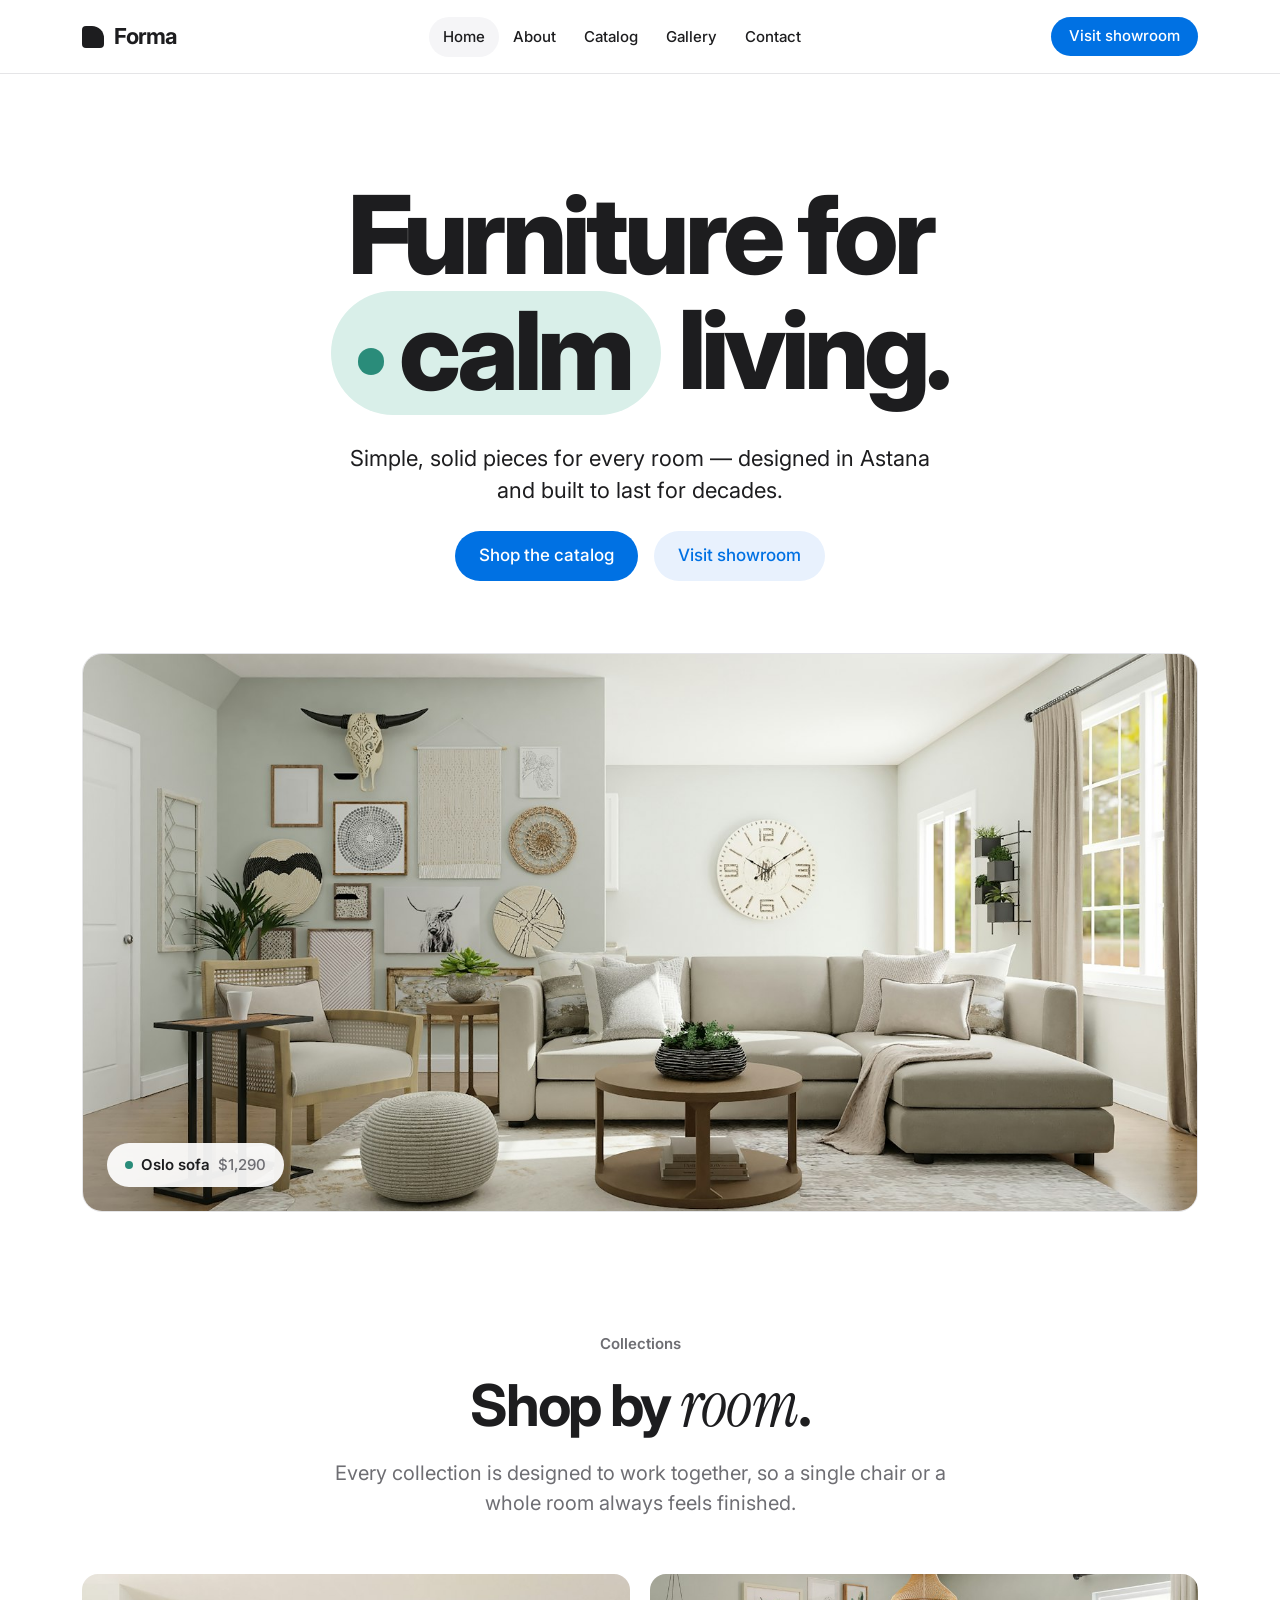
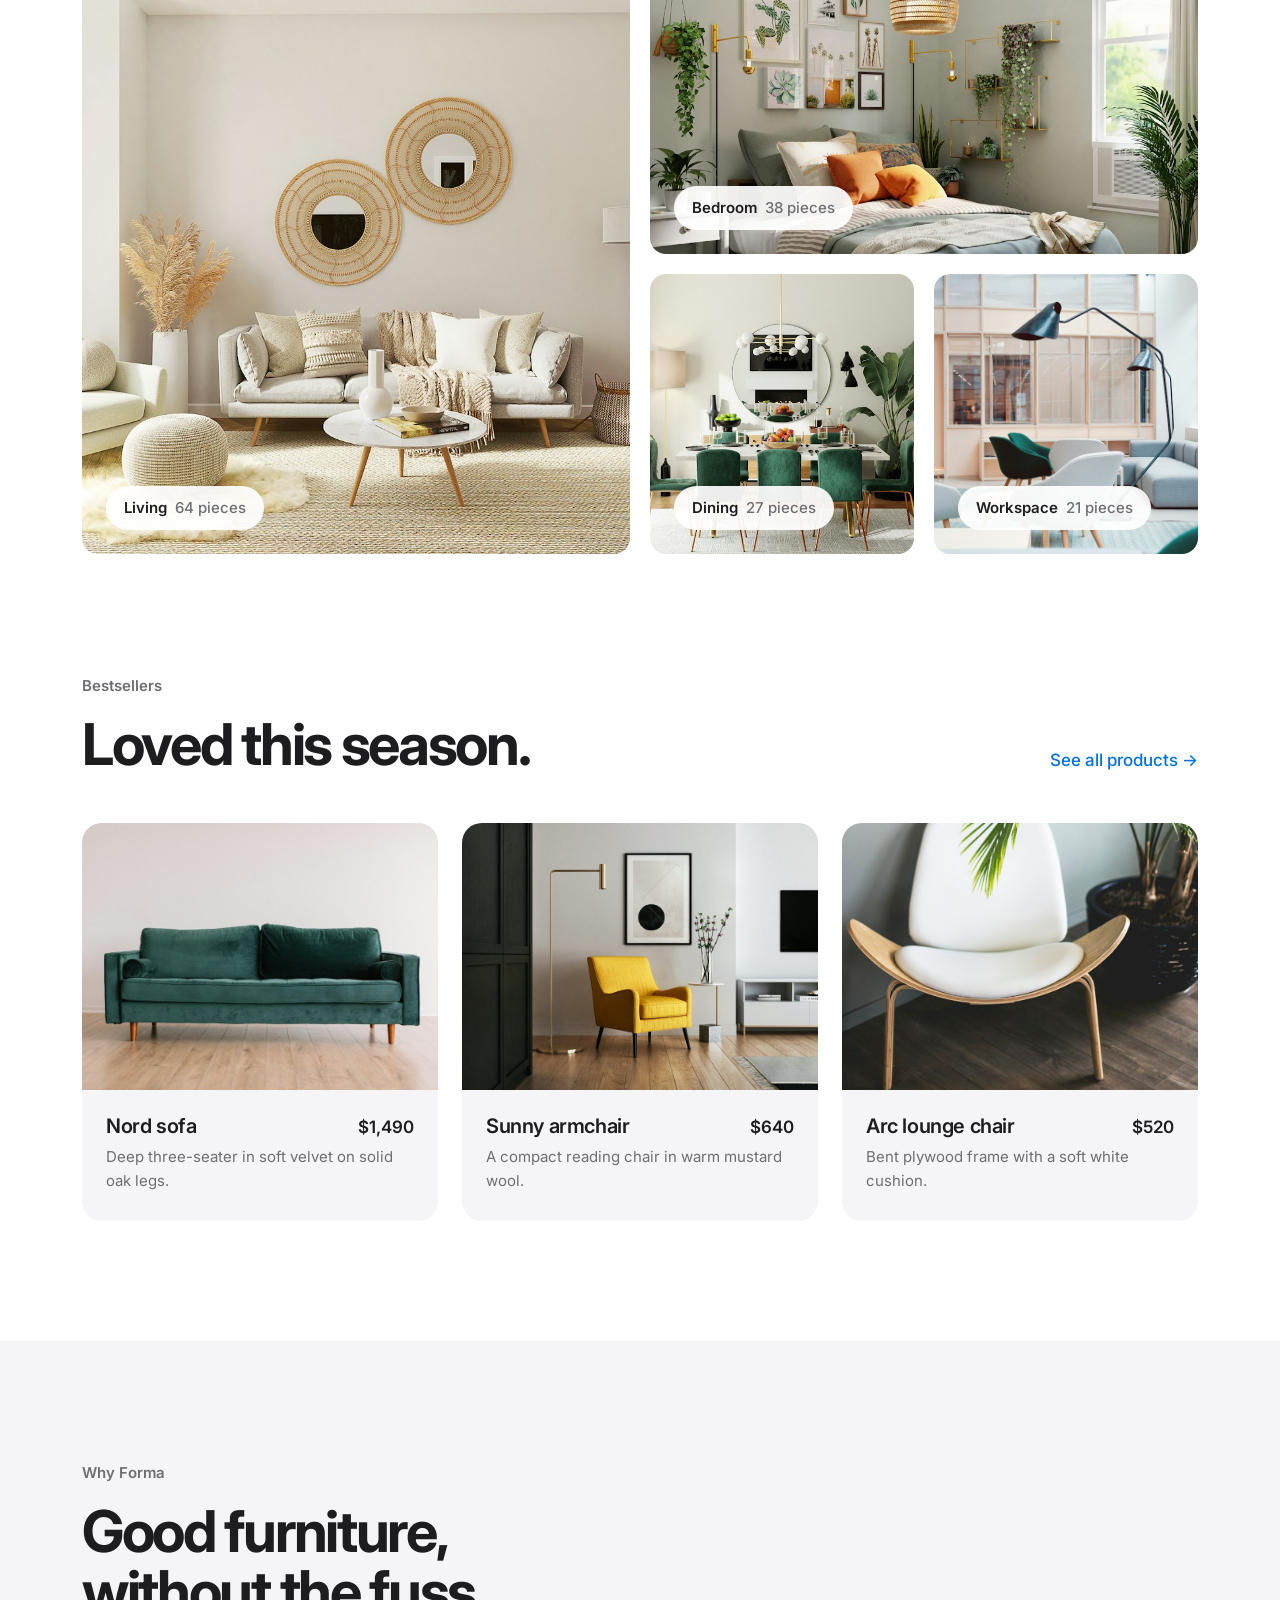
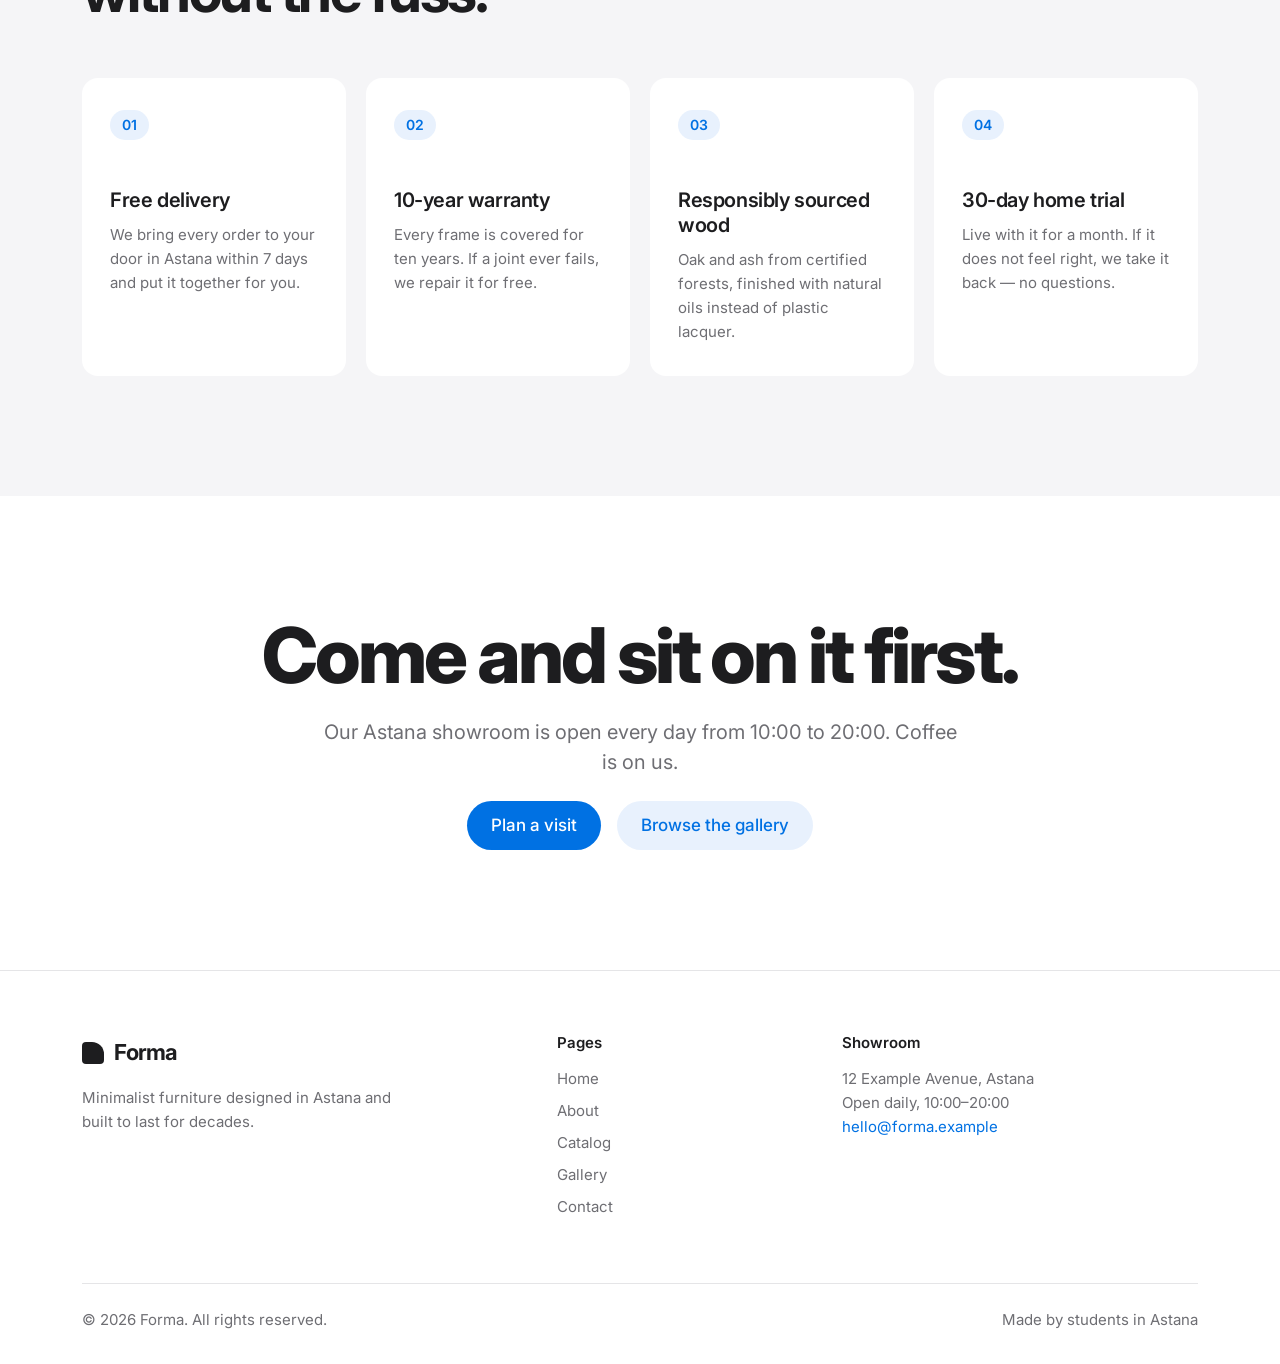
<file: index.html>
<!DOCTYPE html>
<html lang="en">
<head>
  <meta charset="UTF-8">
  <meta name="viewport" content="width=device-width, initial-scale=1">
  <meta name="description" content="Forma is a minimalist furniture store in Astana. Simple, solid sofas, chairs and tables built to last.">
  <title>Home — Forma</title>

  <!-- Fonts: Inter for all text, Instrument Serif for rare accents -->
  <link rel="preconnect" href="https://fonts.googleapis.com">
  <link rel="preconnect" href="https://fonts.gstatic.com" crossorigin>
  <link href="https://fonts.googleapis.com/css2?family=Inter:wght@400;500;600;700;800&family=Instrument+Serif:ital@1&display=swap" rel="stylesheet">

  <!-- Bootstrap first, then our own styles so they can override it -->
  <link href="https://cdn.jsdelivr.net/npm/bootstrap@5.3.3/dist/css/bootstrap.min.css" rel="stylesheet">
  <link href="css/style.css" rel="stylesheet">
</head>
<body>

  <!-- Site header: the same navbar is used on every page -->
  <header class="site-header">
    <nav class="navbar navbar-expand-lg" aria-label="Main navigation">
      <div class="container">
        <a class="navbar-brand brand" href="index.html">
          <span class="brand-mark" aria-hidden="true"></span>
          Forma
        </a>
        <button class="navbar-toggler" type="button" data-bs-toggle="collapse" data-bs-target="#main-nav" aria-controls="main-nav" aria-expanded="false" aria-label="Toggle navigation">
          <span class="navbar-toggler-icon"></span>
        </button>
        <div class="collapse navbar-collapse" id="main-nav">
          <ul class="navbar-nav mx-auto mb-3 mb-lg-0">
            <li class="nav-item"><a class="nav-link active" aria-current="page" href="index.html">Home</a></li>
            <li class="nav-item"><a class="nav-link" href="about.html">About</a></li>
            <li class="nav-item"><a class="nav-link" href="catalog.html">Catalog</a></li>
            <li class="nav-item"><a class="nav-link" href="gallery.html">Gallery</a></li>
            <li class="nav-item"><a class="nav-link" href="contact.html">Contact</a></li>
          </ul>
          <a class="btn btn-accent btn-small" href="contact.html">Visit showroom</a>
        </div>
      </div>
    </nav>
  </header>

  <main>

    <!-- Hero: big headline with a pill, subline and two buttons -->
    <section id="hero">
      <div class="container text-center">
        <h1 class="hero-title">
          Furniture for<br>
          <span class="pill"><span class="pill-dot"></span>calm</span> living.
        </h1>
        <p class="hero-subtitle mx-auto">Simple, solid pieces for every room — designed in Astana and built to last for decades.</p>
        <div class="actions d-flex flex-wrap justify-content-center gap-3 mt-4">
          <a class="btn btn-accent" href="catalog.html">Shop the catalog</a>
          <a class="btn btn-soft" href="contact.html">Visit showroom</a>
        </div>

        <!-- Large rounded photo with a label chip placed on top of it -->
        <figure class="hero-media">
          <img src="images/hero-living-room.jpg" alt="Light living room with a beige sectional sofa, round wooden coffee table and a knitted pouf" width="1600" height="900">
          <figcaption class="image-chip">
            <span class="chip-dot"></span>
            Oslo sofa
            <span class="chip-price">$1,290</span>
          </figcaption>
        </figure>
      </div>
    </section>

    <!-- Categories: tiles placed with CSS Grid -->
    <section id="categories" class="section">
      <div class="container">
        <div class="section-header text-center mx-auto">
          <p class="eyebrow">Collections</p>
          <h2 class="section-title">Shop by <span class="serif-accent">room</span>.</h2>
          <p class="section-lead mx-auto">Every collection is designed to work together, so a single chair or a whole room always feels finished.</p>
        </div>

        <ul class="category-grid">
          <li class="category-tile category-tile-large">
            <a href="catalog.html">
              <img src="images/category-living.jpg" alt="Living room with a cream sofa, two round rattan mirrors and a fluffy white rug">
              <span class="image-chip">Living <span class="chip-price">64 pieces</span></span>
            </a>
          </li>
          <li class="category-tile category-tile-wide">
            <a href="catalog.html">
              <img src="images/category-bedroom.jpg" alt="Bedroom with a green linen duvet, orange cushions and hanging plants">
              <span class="image-chip">Bedroom <span class="chip-price">38 pieces</span></span>
            </a>
          </li>
          <li class="category-tile">
            <a href="catalog.html">
              <img src="images/category-dining.jpg" alt="Dining table surrounded by green velvet chairs under a globe chandelier">
              <span class="image-chip">Dining <span class="chip-price">27 pieces</span></span>
            </a>
          </li>
          <li class="category-tile">
            <a href="catalog.html">
              <img src="images/category-workspace.jpg" alt="Bright open workspace with grey lounge chairs and a black floor lamp">
              <span class="image-chip">Workspace <span class="chip-price">21 pieces</span></span>
            </a>
          </li>
        </ul>
      </div>
    </section>

    <!-- Featured products: cards in a Bootstrap row / col-* grid -->
    <section id="featured" class="section pt-0">
      <div class="container">
        <div class="d-flex flex-wrap justify-content-between align-items-end gap-3 mb-5">
          <div>
            <p class="eyebrow">Bestsellers</p>
            <h2 class="section-title mb-0">Loved this season.</h2>
          </div>
          <a class="link-arrow" href="catalog.html">See all products →</a>
        </div>

        <div class="row g-4 justify-content-center">
          <div class="col-12 col-md-6 col-lg-4">
            <article class="product-card">
              <img class="product-card-img" src="images/product-nord-sofa.jpg" alt="Three-seat sofa in dark green velvet with wooden legs against a white wall">
              <div class="product-card-body">
                <div class="d-flex justify-content-between align-items-baseline gap-3">
                  <h3 class="product-card-title">Nord sofa</h3>
                  <span class="price">$1,490</span>
                </div>
                <p class="product-card-text">Deep three-seater in soft velvet on solid oak legs.</p>
              </div>
            </article>
          </div>
          <div class="col-12 col-md-6 col-lg-4">
            <article class="product-card">
              <img class="product-card-img" src="images/product-sunny-armchair.jpg" alt="Mustard yellow armchair next to a brass floor lamp in a living room">
              <div class="product-card-body">
                <div class="d-flex justify-content-between align-items-baseline gap-3">
                  <h3 class="product-card-title">Sunny armchair</h3>
                  <span class="price">$640</span>
                </div>
                <p class="product-card-text">A compact reading chair in warm mustard wool.</p>
              </div>
            </article>
          </div>
          <div class="col-12 col-md-6 col-lg-4">
            <article class="product-card">
              <img class="product-card-img" src="images/product-arc-lounge-chair.jpg" alt="White curved lounge chair with a bent wood frame beside a palm plant">
              <div class="product-card-body">
                <div class="d-flex justify-content-between align-items-baseline gap-3">
                  <h3 class="product-card-title">Arc lounge chair</h3>
                  <span class="price">$520</span>
                </div>
                <p class="product-card-text">Bent plywood frame with a soft white cushion.</p>
              </div>
            </article>
          </div>
        </div>
      </div>
    </section>

    <!-- Why Forma: feature cards laid out with Flexbox -->
    <section id="why-forma" class="section">
      <div class="container">
        <div class="section-header">
          <p class="eyebrow">Why Forma</p>
          <h2 class="section-title">Good furniture,<br>without the fuss.</h2>
        </div>

        <ul class="features">
          <li class="feature">
            <span class="feature-number">01</span>
            <h3 class="feature-title">Free delivery</h3>
            <p class="feature-text">We bring every order to your door in Astana within 7 days and put it together for you.</p>
          </li>
          <li class="feature">
            <span class="feature-number">02</span>
            <h3 class="feature-title">10-year warranty</h3>
            <p class="feature-text">Every frame is covered for ten years. If a joint ever fails, we repair it for free.</p>
          </li>
          <li class="feature">
            <span class="feature-number">03</span>
            <h3 class="feature-title">Responsibly sourced wood</h3>
            <p class="feature-text">Oak and ash from certified forests, finished with natural oils instead of plastic lacquer.</p>
          </li>
          <li class="feature">
            <span class="feature-number">04</span>
            <h3 class="feature-title">30-day home trial</h3>
            <p class="feature-text">Live with it for a month. If it does not feel right, we take it back — no questions.</p>
          </li>
        </ul>
      </div>
    </section>

    <!-- Call to action: invite people to the showroom -->
    <section id="visit" class="section">
      <div class="container text-center">
        <h2 class="cta-title mx-auto">Come and sit on it first.</h2>
        <p class="section-lead mx-auto">Our Astana showroom is open every day from 10:00 to 20:00. Coffee is on us.</p>
        <div class="actions d-flex flex-wrap justify-content-center gap-3 mt-4">
          <a class="btn btn-accent" href="contact.html">Plan a visit</a>
          <a class="btn btn-soft" href="gallery.html">Browse the gallery</a>
        </div>
      </div>
    </section>

  </main>

  <!-- Site footer: the same on every page -->
  <footer class="site-footer">
    <div class="container">
      <div class="row g-4">
        <div class="col-12 col-lg-5">
          <a class="brand mb-3" href="index.html">
            <span class="brand-mark" aria-hidden="true"></span>
            Forma
          </a>
          <p class="footer-text">Minimalist furniture designed in Astana and built to last for decades.</p>
        </div>
        <div class="col-6 col-lg-3">
          <h2 class="footer-heading">Pages</h2>
          <ul class="footer-links">
            <li><a href="index.html">Home</a></li>
            <li><a href="about.html">About</a></li>
            <li><a href="catalog.html">Catalog</a></li>
            <li><a href="gallery.html">Gallery</a></li>
            <li><a href="contact.html">Contact</a></li>
          </ul>
        </div>
        <div class="col-6 col-lg-4">
          <h2 class="footer-heading">Showroom</h2>
          <address class="footer-text">
            12 Example Avenue, Astana<br>
            Open daily, <span class="text-nowrap">10:00–20:00</span><br>
            <a href="mailto:hello@forma.example">hello@forma.example</a>
          </address>
        </div>
      </div>
      <div class="footer-bottom d-flex flex-wrap justify-content-between gap-2">
        <span>© 2026 Forma. All rights reserved.</span>
        <span>Made by students in Astana</span>
      </div>
    </div>
  </footer>

  <!-- Bootstrap JS: only needed for the mobile navbar toggle -->
  <script src="https://cdn.jsdelivr.net/npm/bootstrap@5.3.3/dist/js/bootstrap.bundle.min.js"></script>
</body>
</html>
</file>
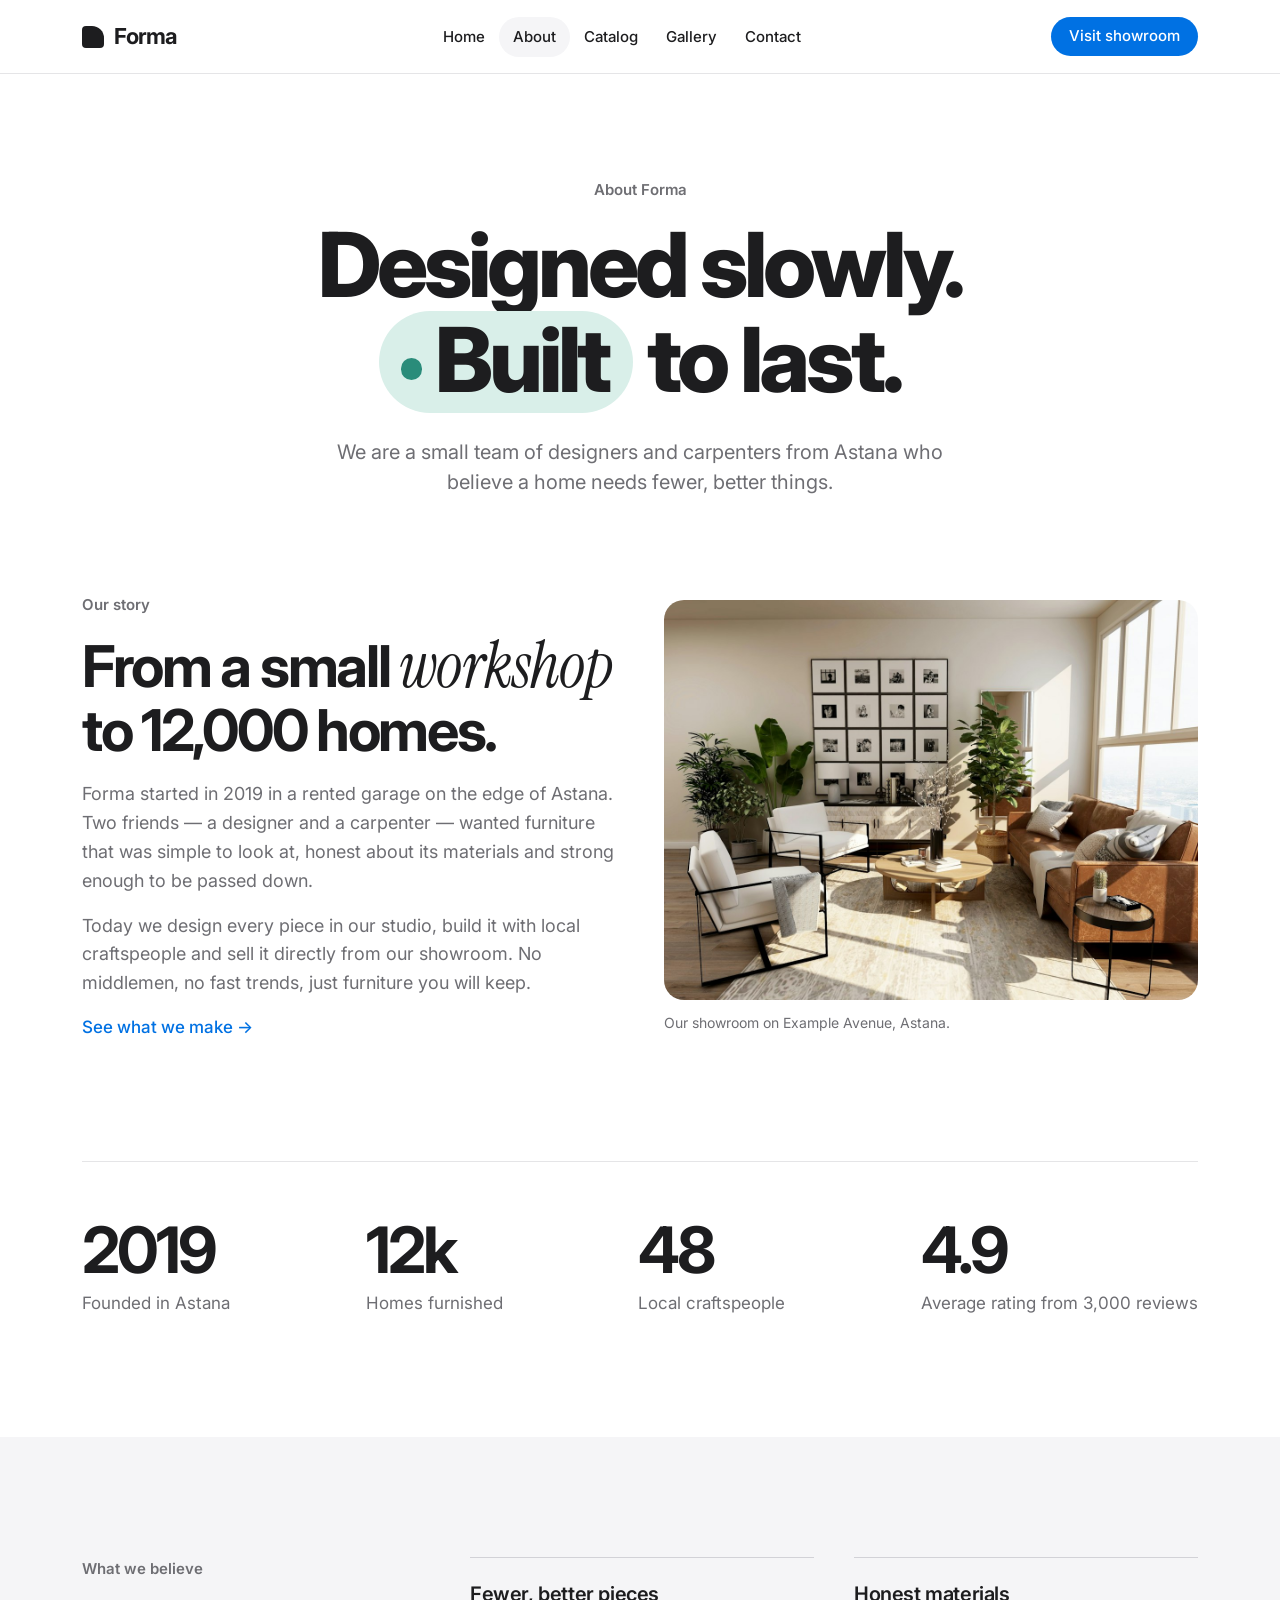
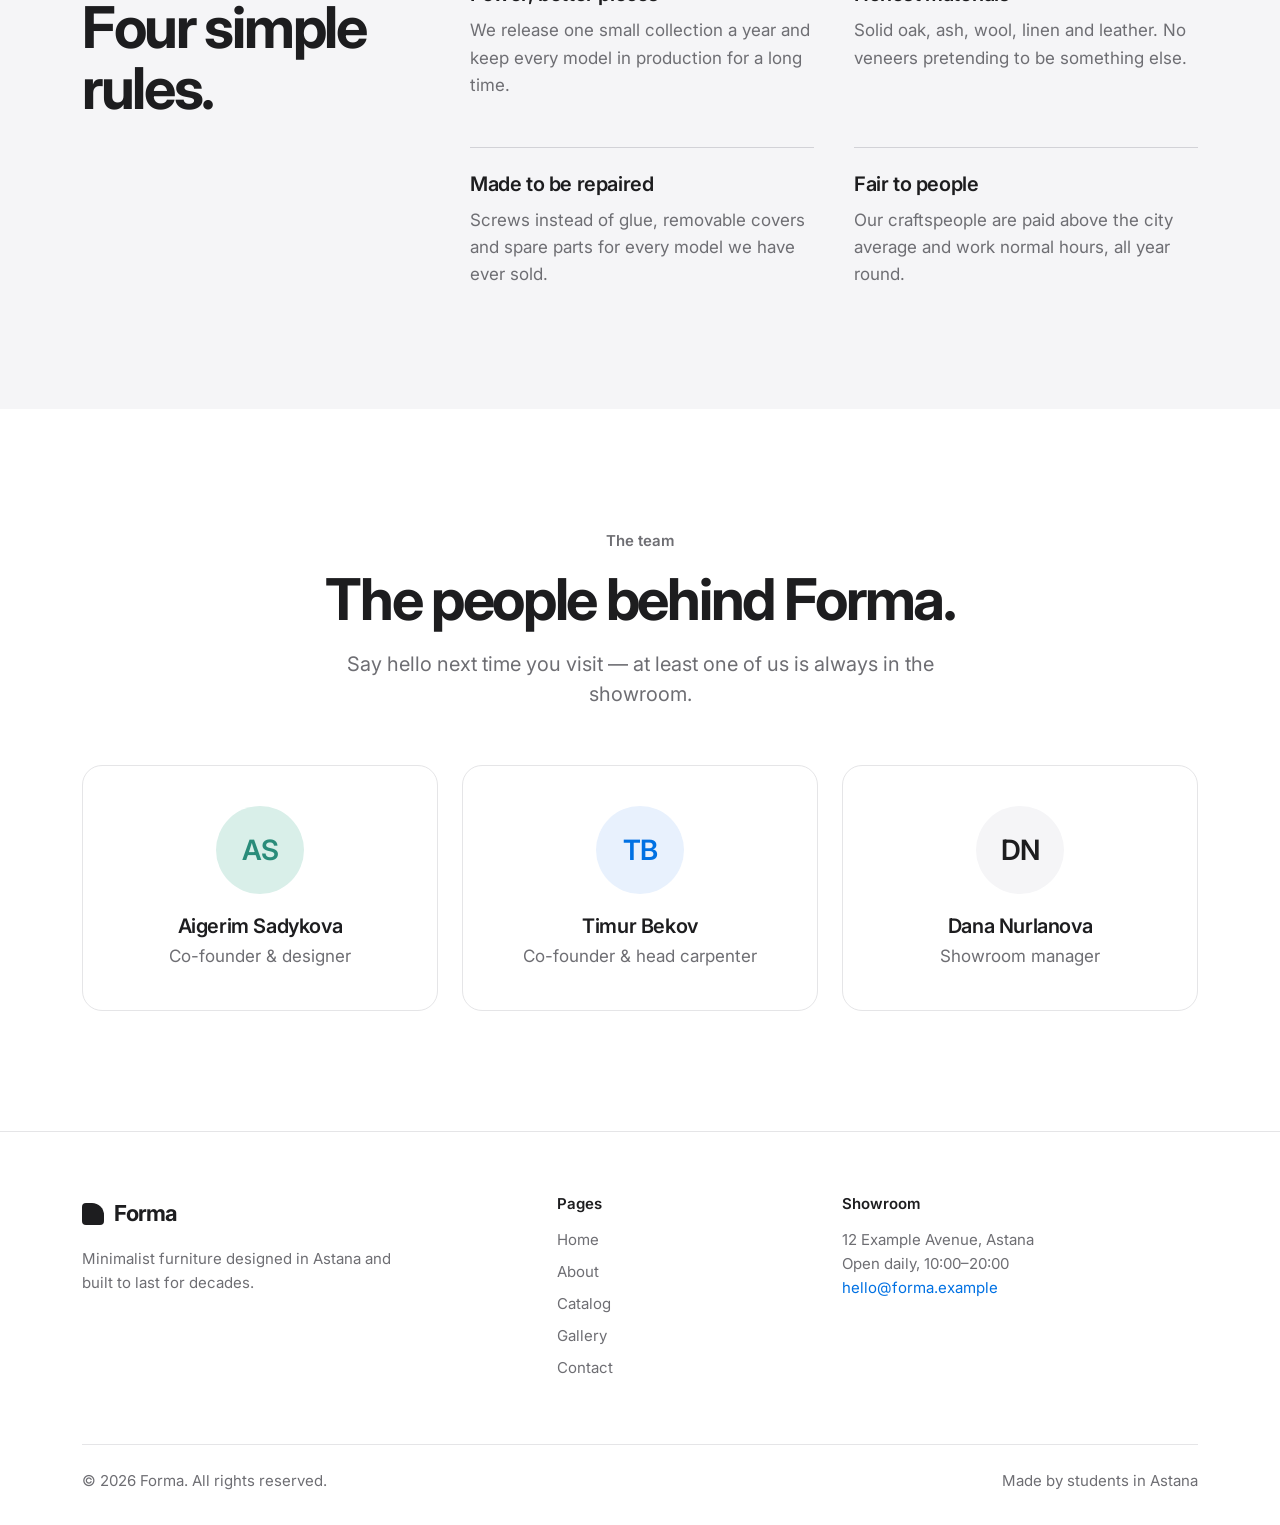
<file: about.html>
<!DOCTYPE html>
<html lang="en">
<head>
  <meta charset="UTF-8">
  <meta name="viewport" content="width=device-width, initial-scale=1">
  <meta name="description" content="The story behind Forma: a small furniture workshop from Astana, our values and the people who design and build every piece.">
  <title>About — Forma</title>

  <!-- Fonts: Inter for all text, Instrument Serif for rare accents -->
  <link rel="preconnect" href="https://fonts.googleapis.com">
  <link rel="preconnect" href="https://fonts.gstatic.com" crossorigin>
  <link href="https://fonts.googleapis.com/css2?family=Inter:wght@400;500;600;700;800&family=Instrument+Serif:ital@1&display=swap" rel="stylesheet">

  <!-- Bootstrap first, then our own styles so they can override it -->
  <link href="https://cdn.jsdelivr.net/npm/bootstrap@5.3.3/dist/css/bootstrap.min.css" rel="stylesheet">
  <link href="css/style.css" rel="stylesheet">
</head>
<body>

  <!-- Site header: the same navbar is used on every page -->
  <header class="site-header">
    <nav class="navbar navbar-expand-lg" aria-label="Main navigation">
      <div class="container">
        <a class="navbar-brand brand" href="index.html">
          <span class="brand-mark" aria-hidden="true"></span>
          Forma
        </a>
        <button class="navbar-toggler" type="button" data-bs-toggle="collapse" data-bs-target="#main-nav" aria-controls="main-nav" aria-expanded="false" aria-label="Toggle navigation">
          <span class="navbar-toggler-icon"></span>
        </button>
        <div class="collapse navbar-collapse" id="main-nav">
          <ul class="navbar-nav mx-auto mb-3 mb-lg-0">
            <li class="nav-item"><a class="nav-link" href="index.html">Home</a></li>
            <li class="nav-item"><a class="nav-link active" aria-current="page" href="about.html">About</a></li>
            <li class="nav-item"><a class="nav-link" href="catalog.html">Catalog</a></li>
            <li class="nav-item"><a class="nav-link" href="gallery.html">Gallery</a></li>
            <li class="nav-item"><a class="nav-link" href="contact.html">Contact</a></li>
          </ul>
          <a class="btn btn-accent btn-small" href="contact.html">Visit showroom</a>
        </div>
      </div>
    </nav>
  </header>

  <main>

    <!-- Page header: the same pattern can be used on every inner page -->
    <section class="page-header">
      <div class="container text-center">
        <p class="eyebrow">About Forma</p>
        <h1 class="page-title">
          Designed slowly.<br>
          <span class="pill"><span class="pill-dot"></span>Built</span> to last.
        </h1>
        <p class="section-lead mx-auto">We are a small team of designers and carpenters from Astana who believe a home needs fewer, better things.</p>
      </div>
    </section>

    <!-- Story: text and photo side by side with the Bootstrap grid -->
    <section id="story" class="section pt-0">
      <div class="container">
        <div class="row align-items-center g-5">
          <div class="col-12 col-lg-6">
            <p class="eyebrow">Our story</p>
            <h2 class="section-title">From a small <span class="serif-accent">workshop</span> to 12,000 homes.</h2>
            <p class="story-text">Forma started in 2019 in a rented garage on the edge of Astana. Two friends — a designer and a carpenter — wanted furniture that was simple to look at, honest about its materials and strong enough to be passed down.</p>
            <p class="story-text">Today we design every piece in our studio, build it with local craftspeople and sell it directly from our showroom. No middlemen, no fast trends, just furniture you will keep.</p>
            <a class="link-arrow" href="catalog.html">See what we make →</a>
          </div>
          <div class="col-12 col-lg-6">
            <figure class="story-figure mb-0">
              <img src="images/about-showroom.jpg" alt="Sunny corner of the Forma showroom with a cognac leather sofa, white armchairs and a round oak coffee table" width="1200" height="900">
              <figcaption>Our showroom on Example Avenue, Astana.</figcaption>
            </figure>
          </div>
        </div>
      </div>
    </section>

    <!-- Numbers: one row of stats laid out with Flexbox -->
    <section id="stats" class="section pt-0">
      <div class="container">
        <h2 class="visually-hidden">Forma in numbers</h2>
        <ul class="stats">
          <li class="stat">
            <span class="stat-number">2019</span>
            <span class="stat-label">Founded in Astana</span>
          </li>
          <li class="stat">
            <span class="stat-number">12k</span>
            <span class="stat-label">Homes furnished</span>
          </li>
          <li class="stat">
            <span class="stat-number">48</span>
            <span class="stat-label">Local craftspeople</span>
          </li>
          <li class="stat">
            <span class="stat-number">4.9</span>
            <span class="stat-label">Average rating from 3,000 reviews</span>
          </li>
        </ul>
      </div>
    </section>

    <!-- Values: a list placed in two columns with CSS Grid -->
    <section id="values" class="section section-surface">
      <div class="container">
        <div class="row g-5">
          <div class="col-12 col-lg-4">
            <p class="eyebrow">What we believe</p>
            <h2 class="section-title">Four simple rules.</h2>
          </div>
          <div class="col-12 col-lg-8">
            <ul class="values-list">
              <li class="value-item">
                <h3 class="value-title">Fewer, better pieces</h3>
                <p>We release one small collection a year and keep every model in production for a long time.</p>
              </li>
              <li class="value-item">
                <h3 class="value-title">Honest materials</h3>
                <p>Solid oak, ash, wool, linen and leather. No veneers pretending to be something else.</p>
              </li>
              <li class="value-item">
                <h3 class="value-title">Made to be repaired</h3>
                <p>Screws instead of glue, removable covers and spare parts for every model we have ever sold.</p>
              </li>
              <li class="value-item">
                <h3 class="value-title">Fair to people</h3>
                <p>Our craftspeople are paid above the city average and work normal hours, all year round.</p>
              </li>
            </ul>
          </div>
        </div>
      </div>
    </section>

    <!-- Team: three cards in a Bootstrap row, avatars are initials in a span -->
    <section id="team" class="section">
      <div class="container">
        <div class="section-header text-center mx-auto">
          <p class="eyebrow">The team</p>
          <h2 class="section-title">The people behind Forma.</h2>
          <p class="section-lead mx-auto">Say hello next time you visit — at least one of us is always in the showroom.</p>
        </div>

        <div class="row g-4">
          <div class="col-12 col-md-4">
            <article class="team-card text-center">
              <span class="avatar avatar-green" aria-hidden="true">AS</span>
              <h3 class="team-name">Aigerim Sadykova</h3>
              <p class="team-role">Co-founder &amp; designer</p>
            </article>
          </div>
          <div class="col-12 col-md-4">
            <article class="team-card text-center">
              <span class="avatar avatar-blue" aria-hidden="true">TB</span>
              <h3 class="team-name">Timur Bekov</h3>
              <p class="team-role">Co-founder &amp; head carpenter</p>
            </article>
          </div>
          <div class="col-12 col-md-4">
            <article class="team-card text-center">
              <span class="avatar avatar-grey" aria-hidden="true">DN</span>
              <h3 class="team-name">Dana Nurlanova</h3>
              <p class="team-role">Showroom manager</p>
            </article>
          </div>
        </div>
      </div>
    </section>

  </main>

  <!-- Site footer: the same on every page -->
  <footer class="site-footer">
    <div class="container">
      <div class="row g-4">
        <div class="col-12 col-lg-5">
          <a class="brand mb-3" href="index.html">
            <span class="brand-mark" aria-hidden="true"></span>
            Forma
          </a>
          <p class="footer-text">Minimalist furniture designed in Astana and built to last for decades.</p>
        </div>
        <div class="col-6 col-lg-3">
          <h2 class="footer-heading">Pages</h2>
          <ul class="footer-links">
            <li><a href="index.html">Home</a></li>
            <li><a href="about.html">About</a></li>
            <li><a href="catalog.html">Catalog</a></li>
            <li><a href="gallery.html">Gallery</a></li>
            <li><a href="contact.html">Contact</a></li>
          </ul>
        </div>
        <div class="col-6 col-lg-4">
          <h2 class="footer-heading">Showroom</h2>
          <address class="footer-text">
            12 Example Avenue, Astana<br>
            Open daily, <span class="text-nowrap">10:00–20:00</span><br>
            <a href="mailto:hello@forma.example">hello@forma.example</a>
          </address>
        </div>
      </div>
      <div class="footer-bottom d-flex flex-wrap justify-content-between gap-2">
        <span>© 2026 Forma. All rights reserved.</span>
        <span>Made by students in Astana</span>
      </div>
    </div>
  </footer>

  <!-- Bootstrap JS: only needed for the mobile navbar toggle -->
  <script src="https://cdn.jsdelivr.net/npm/bootstrap@5.3.3/dist/js/bootstrap.bundle.min.js"></script>
</body>
</html>
</file>
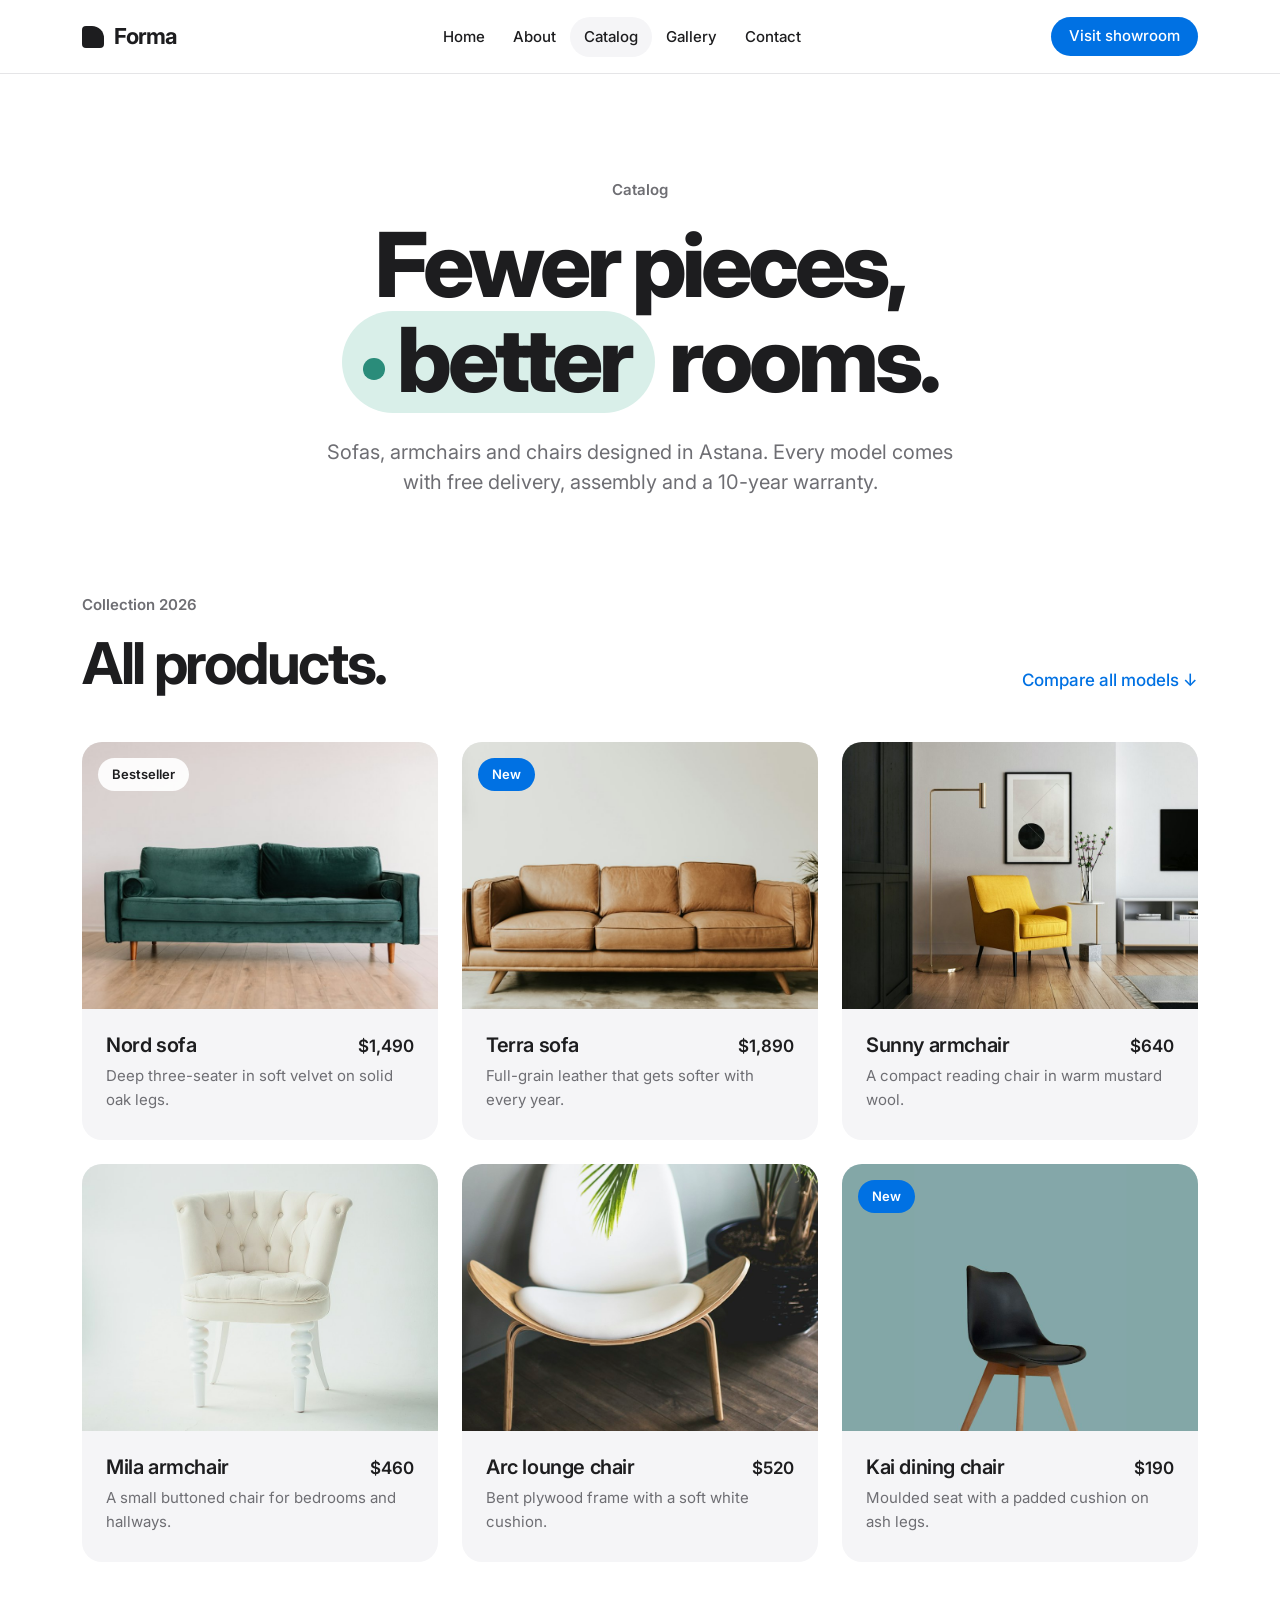
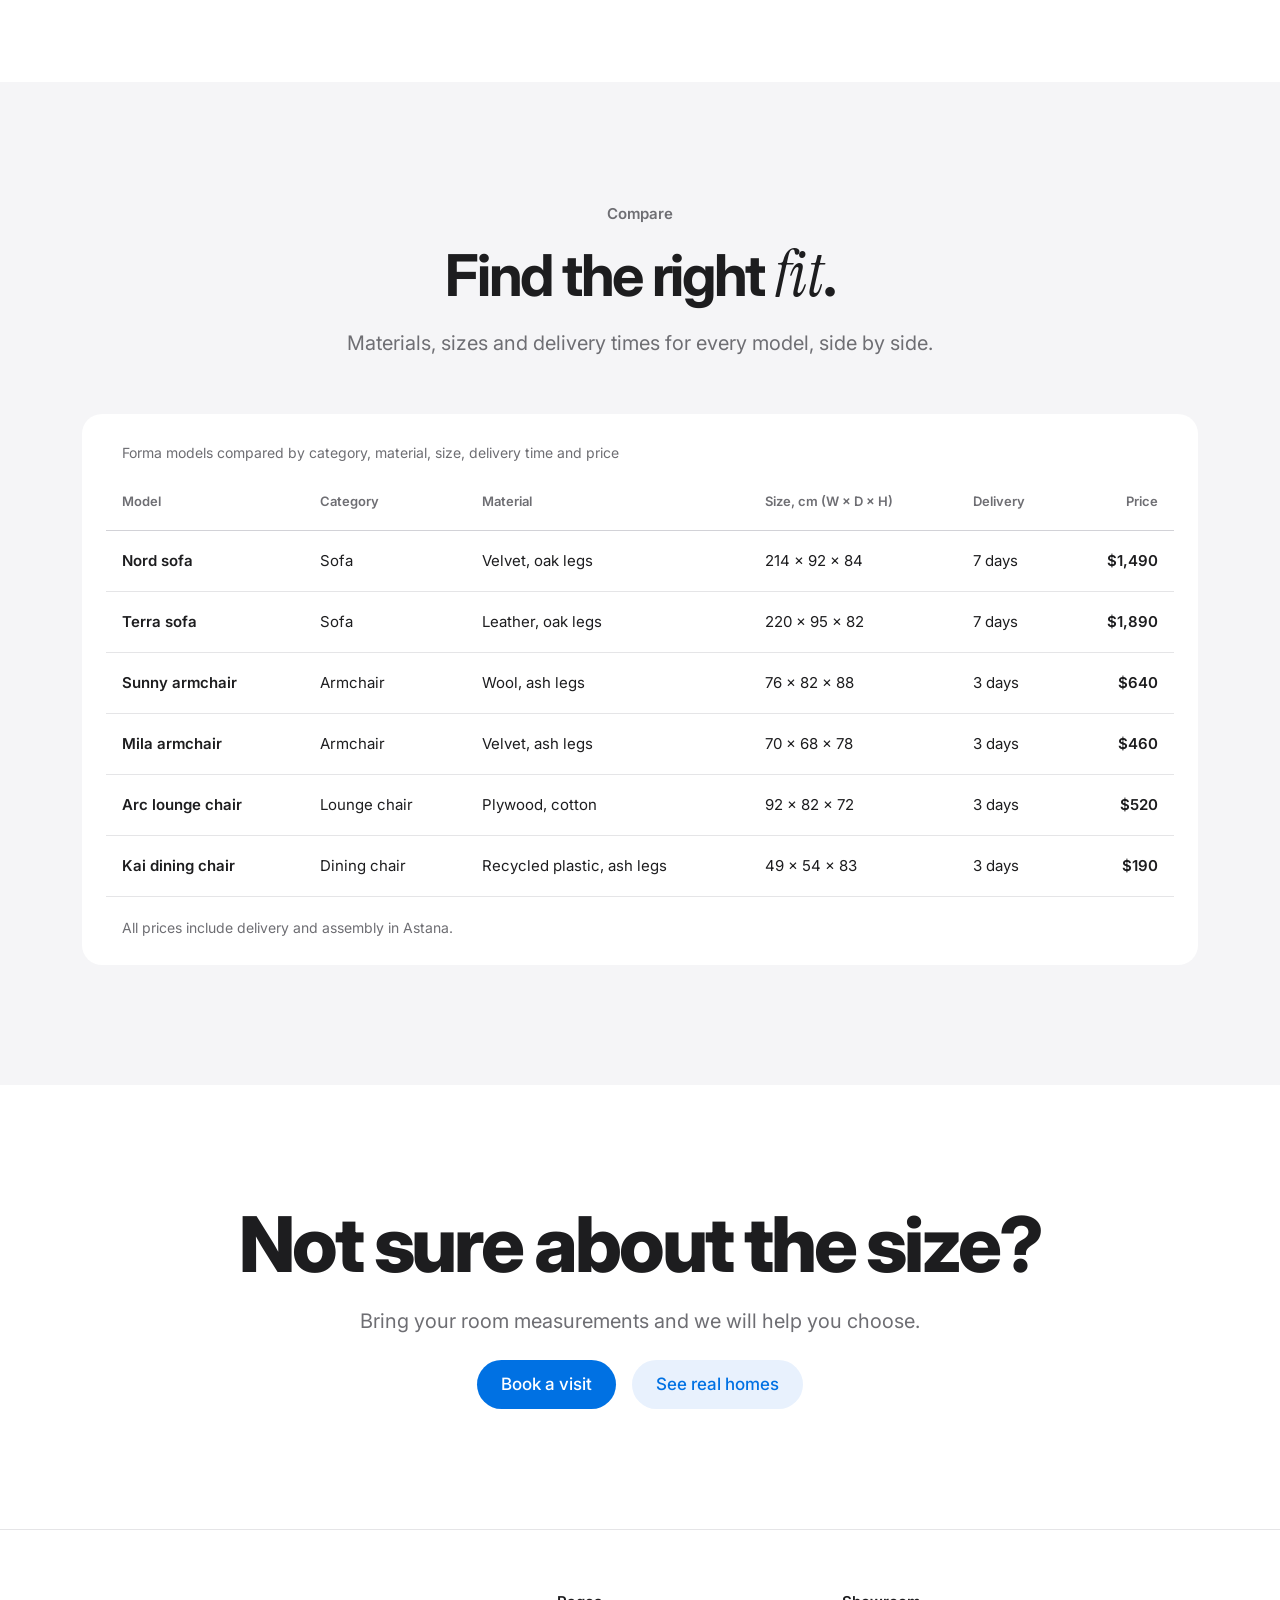
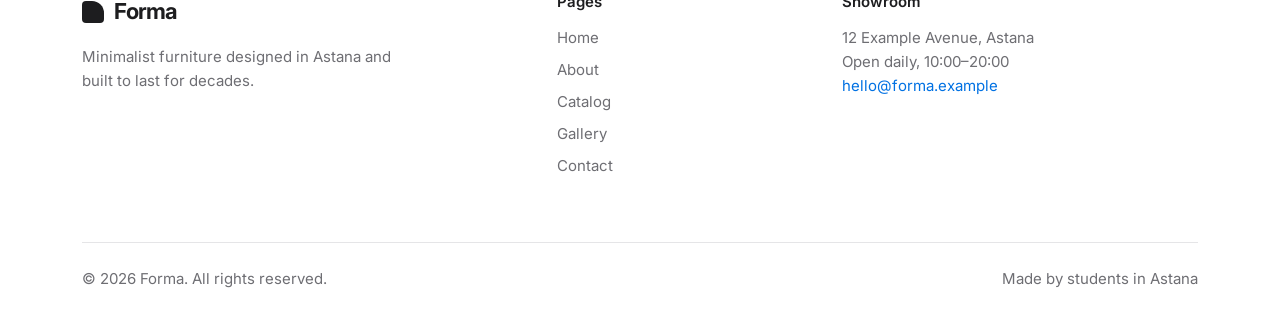
<file: catalog.html>
<!DOCTYPE html>
<html lang="en">
<head>
  <meta charset="UTF-8">
  <meta name="viewport" content="width=device-width, initial-scale=1">
  <meta name="description" content="The Forma catalog: sofas, armchairs and chairs designed in Astana, with prices, sizes and delivery times for every model.">
  <title>Catalog — Forma</title>

  <!-- Fonts: Inter for all text, Instrument Serif for rare accents -->
  <link rel="preconnect" href="https://fonts.googleapis.com">
  <link rel="preconnect" href="https://fonts.gstatic.com" crossorigin>
  <link href="https://fonts.googleapis.com/css2?family=Inter:wght@400;500;600;700;800&family=Instrument+Serif:ital@1&display=swap" rel="stylesheet">

  <!-- Bootstrap first, then our own styles so they can override it -->
  <link href="https://cdn.jsdelivr.net/npm/bootstrap@5.3.3/dist/css/bootstrap.min.css" rel="stylesheet">
  <link href="css/style.css" rel="stylesheet">
</head>
<body>

  <!-- Site header: the same navbar is used on every page -->
  <header class="site-header">
    <nav class="navbar navbar-expand-lg" aria-label="Main navigation">
      <div class="container">
        <a class="navbar-brand brand" href="index.html">
          <span class="brand-mark" aria-hidden="true"></span>
          Forma
        </a>
        <button class="navbar-toggler" type="button" data-bs-toggle="collapse" data-bs-target="#main-nav" aria-controls="main-nav" aria-expanded="false" aria-label="Toggle navigation">
          <span class="navbar-toggler-icon"></span>
        </button>
        <div class="collapse navbar-collapse" id="main-nav">
          <ul class="navbar-nav mx-auto mb-3 mb-lg-0">
            <li class="nav-item"><a class="nav-link" href="index.html">Home</a></li>
            <li class="nav-item"><a class="nav-link" href="about.html">About</a></li>
            <li class="nav-item"><a class="nav-link active" aria-current="page" href="catalog.html">Catalog</a></li>
            <li class="nav-item"><a class="nav-link" href="gallery.html">Gallery</a></li>
            <li class="nav-item"><a class="nav-link" href="contact.html">Contact</a></li>
          </ul>
          <a class="btn btn-accent btn-small" href="contact.html">Visit showroom</a>
        </div>
      </div>
    </nav>
  </header>

  <main>

    <!-- Page header: same pattern as on the About page -->
    <section class="page-header">
      <div class="container text-center">
        <p class="eyebrow">Catalog</p>
        <h1 class="page-title">
          Fewer pieces,<br>
          <span class="pill"><span class="pill-dot"></span>better</span> rooms.
        </h1>
        <p class="section-lead mx-auto">Sofas, armchairs and chairs designed in Astana. Every model comes with free delivery, assembly and a 10-year warranty.</p>
      </div>
    </section>

    <!-- Products: cards in a Bootstrap row / col-* grid (3, 2 or 1 per row) -->
    <section id="products" class="section pt-0">
      <div class="container">
        <div class="d-flex flex-wrap justify-content-between align-items-end gap-3 mb-5">
          <div>
            <p class="eyebrow">Collection 2026</p>
            <h2 class="section-title mb-0">All products.</h2>
          </div>
          <a class="link-arrow" href="#compare">Compare all models ↓</a>
        </div>

        <div class="row g-4">
          <div class="col-12 col-sm-6 col-lg-4">
            <article class="product-card">
              <span class="product-tag">Bestseller</span>
              <img class="product-card-img" src="images/product-nord-sofa.jpg" alt="Three-seat sofa in dark green velvet with wooden legs against a white wall">
              <div class="product-card-body">
                <div class="d-flex justify-content-between align-items-baseline gap-3">
                  <h3 class="product-card-title">Nord sofa</h3>
                  <span class="price">$1,490</span>
                </div>
                <p class="product-card-text">Deep three-seater in soft velvet on solid oak legs.</p>
              </div>
            </article>
          </div>
          <div class="col-12 col-sm-6 col-lg-4">
            <article class="product-card">
              <span class="product-tag product-tag-new">New</span>
              <img class="product-card-img" src="images/product-terra-sofa.jpg" alt="Three-seat sofa in tan leather with angled wooden legs in front of a white wall">
              <div class="product-card-body">
                <div class="d-flex justify-content-between align-items-baseline gap-3">
                  <h3 class="product-card-title">Terra sofa</h3>
                  <span class="price">$1,890</span>
                </div>
                <p class="product-card-text">Full-grain leather that gets softer with every year.</p>
              </div>
            </article>
          </div>
          <div class="col-12 col-sm-6 col-lg-4">
            <article class="product-card">
              <img class="product-card-img" src="images/product-sunny-armchair.jpg" alt="Mustard yellow armchair next to a brass floor lamp in a living room">
              <div class="product-card-body">
                <div class="d-flex justify-content-between align-items-baseline gap-3">
                  <h3 class="product-card-title">Sunny armchair</h3>
                  <span class="price">$640</span>
                </div>
                <p class="product-card-text">A compact reading chair in warm mustard wool.</p>
              </div>
            </article>
          </div>
          <div class="col-12 col-sm-6 col-lg-4">
            <article class="product-card">
              <img class="product-card-img" src="images/product-mila-armchair.jpg" alt="Small cream velvet armchair with a buttoned back and white turned legs">
              <div class="product-card-body">
                <div class="d-flex justify-content-between align-items-baseline gap-3">
                  <h3 class="product-card-title">Mila armchair</h3>
                  <span class="price">$460</span>
                </div>
                <p class="product-card-text">A small buttoned chair for bedrooms and hallways.</p>
              </div>
            </article>
          </div>
          <div class="col-12 col-sm-6 col-lg-4">
            <article class="product-card">
              <img class="product-card-img" src="images/product-arc-lounge-chair.jpg" alt="White curved lounge chair with a bent wood frame beside a palm plant">
              <div class="product-card-body">
                <div class="d-flex justify-content-between align-items-baseline gap-3">
                  <h3 class="product-card-title">Arc lounge chair</h3>
                  <span class="price">$520</span>
                </div>
                <p class="product-card-text">Bent plywood frame with a soft white cushion.</p>
              </div>
            </article>
          </div>
          <div class="col-12 col-sm-6 col-lg-4">
            <article class="product-card">
              <span class="product-tag product-tag-new">New</span>
              <img class="product-card-img" src="images/product-kai-dining-chair.jpg" alt="Black moulded dining chair with a seat cushion and light wooden legs on a teal background">
              <div class="product-card-body">
                <div class="d-flex justify-content-between align-items-baseline gap-3">
                  <h3 class="product-card-title">Kai dining chair</h3>
                  <span class="price">$190</span>
                </div>
                <p class="product-card-text">Moulded seat with a padded cushion on ash legs.</p>
              </div>
            </article>
          </div>
        </div>
      </div>
    </section>

    <!-- Compare: all models side by side in a semantic table -->
    <section id="compare" class="section section-surface">
      <div class="container">
        <div class="section-header text-center mx-auto">
          <p class="eyebrow">Compare</p>
          <h2 class="section-title">Find the right <span class="serif-accent">fit</span>.</h2>
          <p class="section-lead mx-auto">Materials, sizes and delivery times for every model, side by side.</p>
        </div>

        <!-- .table-responsive lets the table scroll sideways on small screens -->
        <div class="table-responsive compare-card">
          <table class="table caption-top compare-table">
            <caption>Forma models compared by category, material, size, delivery time and price</caption>
            <thead>
              <tr>
                <th scope="col">Model</th>
                <th scope="col">Category</th>
                <th scope="col">Material</th>
                <th scope="col">Size, cm (W × D × H)</th>
                <th scope="col">Delivery</th>
                <th scope="col" class="text-end">Price</th>
              </tr>
            </thead>
            <tbody>
              <tr>
                <th scope="row">Nord sofa</th>
                <td>Sofa</td>
                <td>Velvet, oak legs</td>
                <td>214 × 92 × 84</td>
                <td>7 days</td>
                <td class="price text-end">$1,490</td>
              </tr>
              <tr>
                <th scope="row">Terra sofa</th>
                <td>Sofa</td>
                <td>Leather, oak legs</td>
                <td>220 × 95 × 82</td>
                <td>7 days</td>
                <td class="price text-end">$1,890</td>
              </tr>
              <tr>
                <th scope="row">Sunny armchair</th>
                <td>Armchair</td>
                <td>Wool, ash legs</td>
                <td>76 × 82 × 88</td>
                <td>3 days</td>
                <td class="price text-end">$640</td>
              </tr>
              <tr>
                <th scope="row">Mila armchair</th>
                <td>Armchair</td>
                <td>Velvet, ash legs</td>
                <td>70 × 68 × 78</td>
                <td>3 days</td>
                <td class="price text-end">$460</td>
              </tr>
              <tr>
                <th scope="row">Arc lounge chair</th>
                <td>Lounge chair</td>
                <td>Plywood, cotton</td>
                <td>92 × 82 × 72</td>
                <td>3 days</td>
                <td class="price text-end">$520</td>
              </tr>
              <tr>
                <th scope="row">Kai dining chair</th>
                <td>Dining chair</td>
                <td>Recycled plastic, ash legs</td>
                <td>49 × 54 × 83</td>
                <td>3 days</td>
                <td class="price text-end">$190</td>
              </tr>
            </tbody>
            <tfoot>
              <tr>
                <td colspan="6">All prices include delivery and assembly in Astana.</td>
              </tr>
            </tfoot>
          </table>
        </div>
      </div>
    </section>

    <!-- Call to action: same band as on the Home page -->
    <section id="visit" class="section">
      <div class="container text-center">
        <h2 class="cta-title mx-auto">Not sure about the size?</h2>
        <p class="section-lead mx-auto">Bring your room measurements and we will help you choose.</p>
        <div class="actions d-flex flex-wrap justify-content-center gap-3 mt-4">
          <a class="btn btn-accent" href="contact.html">Book a visit</a>
          <a class="btn btn-soft" href="gallery.html">See real homes</a>
        </div>
      </div>
    </section>

  </main>

  <!-- Site footer: the same on every page -->
  <footer class="site-footer">
    <div class="container">
      <div class="row g-4">
        <div class="col-12 col-lg-5">
          <a class="brand mb-3" href="index.html">
            <span class="brand-mark" aria-hidden="true"></span>
            Forma
          </a>
          <p class="footer-text">Minimalist furniture designed in Astana and built to last for decades.</p>
        </div>
        <div class="col-6 col-lg-3">
          <h2 class="footer-heading">Pages</h2>
          <ul class="footer-links">
            <li><a href="index.html">Home</a></li>
            <li><a href="about.html">About</a></li>
            <li><a href="catalog.html">Catalog</a></li>
            <li><a href="gallery.html">Gallery</a></li>
            <li><a href="contact.html">Contact</a></li>
          </ul>
        </div>
        <div class="col-6 col-lg-4">
          <h2 class="footer-heading">Showroom</h2>
          <address class="footer-text">
            12 Example Avenue, Astana<br>
            Open daily, <span class="text-nowrap">10:00–20:00</span><br>
            <a href="mailto:hello@forma.example">hello@forma.example</a>
          </address>
        </div>
      </div>
      <div class="footer-bottom d-flex flex-wrap justify-content-between gap-2">
        <span>© 2026 Forma. All rights reserved.</span>
        <span>Made by students in Astana</span>
      </div>
    </div>
  </footer>

  <!-- Bootstrap JS: only needed for the mobile navbar toggle -->
  <script src="https://cdn.jsdelivr.net/npm/bootstrap@5.3.3/dist/js/bootstrap.bundle.min.js"></script>
</body>
</html>
</file>
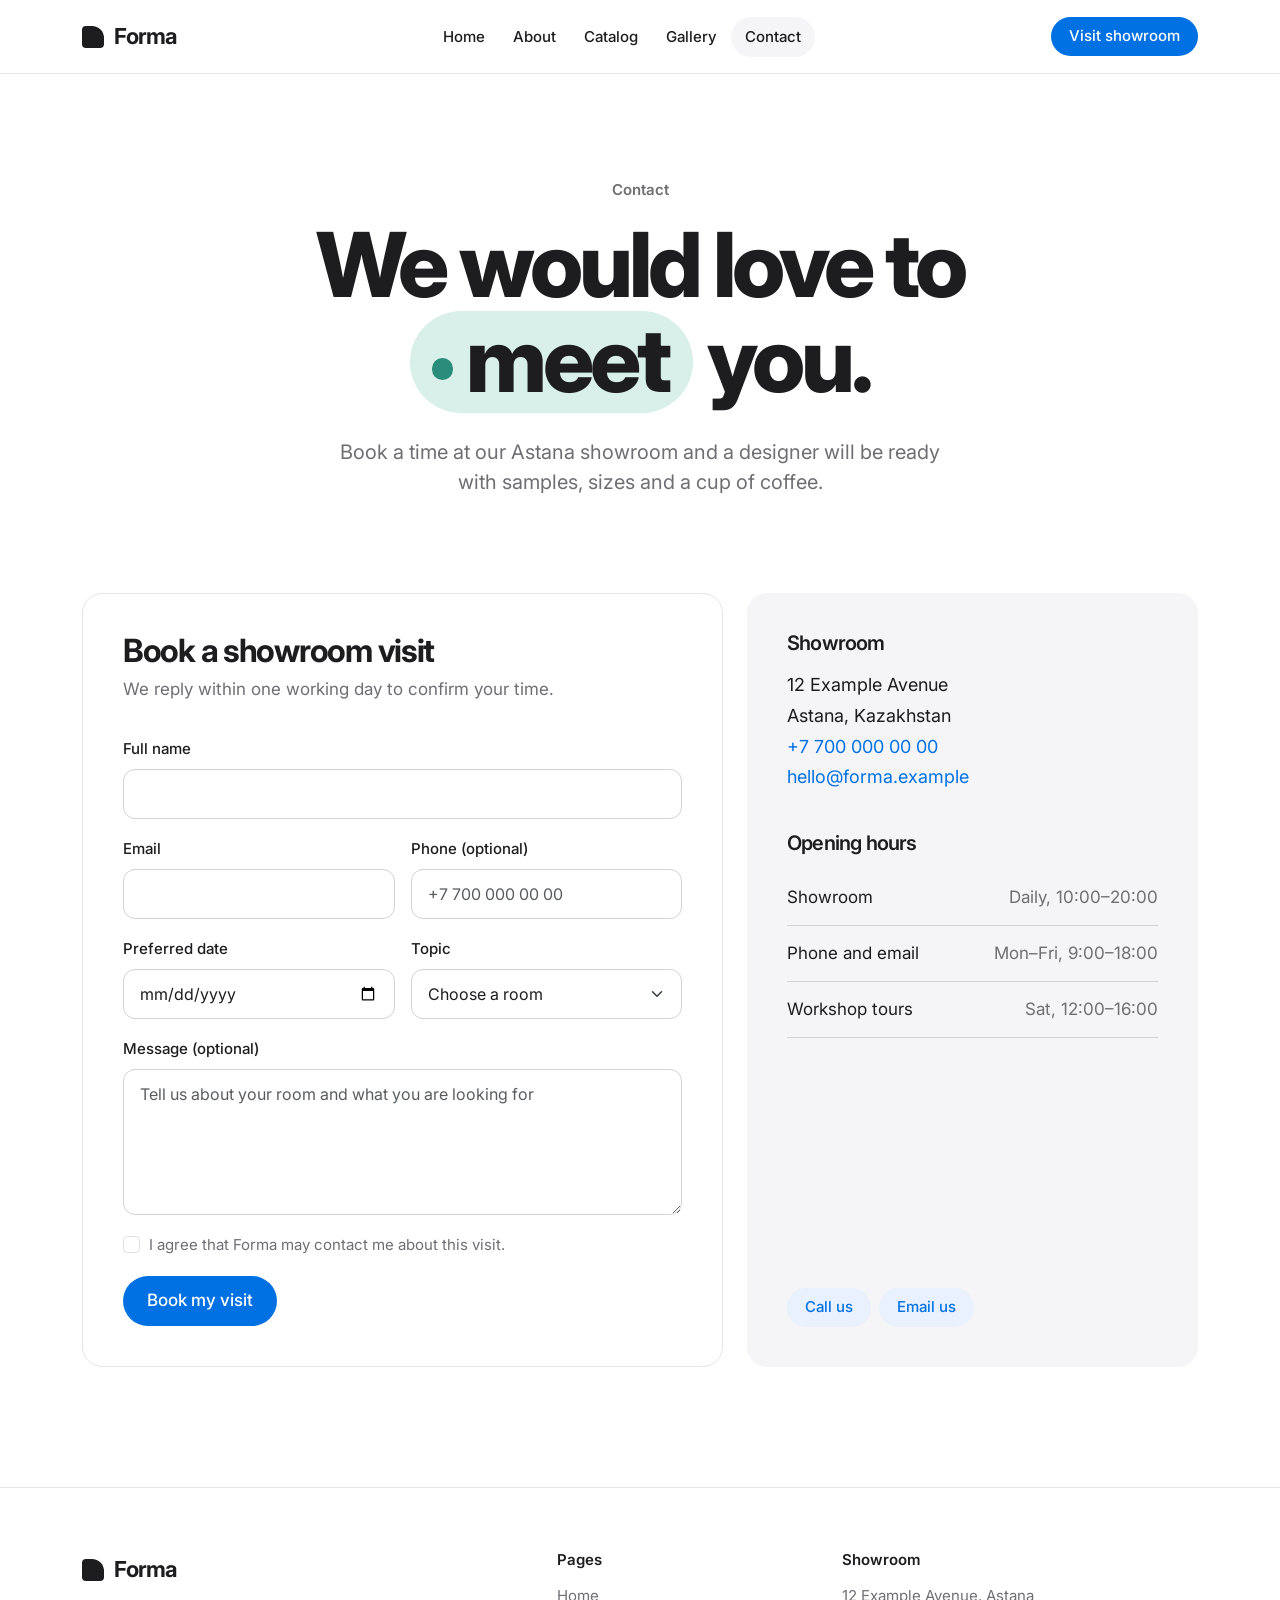
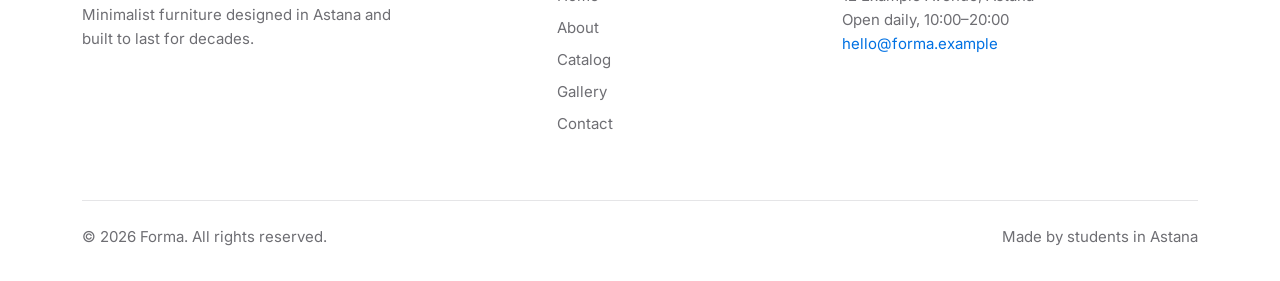
<file: contact.html>
<!DOCTYPE html>
<html lang="en">
<head>
  <meta charset="UTF-8">
  <meta name="viewport" content="width=device-width, initial-scale=1">
  <meta name="description" content="Book a visit to the Forma furniture showroom in Astana. Address, opening hours, phone and email.">
  <title>Contact — Forma</title>

  <!-- Fonts: Inter for all text, Instrument Serif for rare accents -->
  <link rel="preconnect" href="https://fonts.googleapis.com">
  <link rel="preconnect" href="https://fonts.gstatic.com" crossorigin>
  <link href="https://fonts.googleapis.com/css2?family=Inter:wght@400;500;600;700;800&family=Instrument+Serif:ital@1&display=swap" rel="stylesheet">

  <!-- Bootstrap first, then our own styles so they can override it -->
  <link href="https://cdn.jsdelivr.net/npm/bootstrap@5.3.3/dist/css/bootstrap.min.css" rel="stylesheet">
  <link href="css/style.css" rel="stylesheet">
</head>
<body>

  <!-- Site header: the same navbar is used on every page -->
  <header class="site-header">
    <nav class="navbar navbar-expand-lg" aria-label="Main navigation">
      <div class="container">
        <a class="navbar-brand brand" href="index.html">
          <span class="brand-mark" aria-hidden="true"></span>
          Forma
        </a>
        <button class="navbar-toggler" type="button" data-bs-toggle="collapse" data-bs-target="#main-nav" aria-controls="main-nav" aria-expanded="false" aria-label="Toggle navigation">
          <span class="navbar-toggler-icon"></span>
        </button>
        <div class="collapse navbar-collapse" id="main-nav">
          <ul class="navbar-nav mx-auto mb-3 mb-lg-0">
            <li class="nav-item"><a class="nav-link" href="index.html">Home</a></li>
            <li class="nav-item"><a class="nav-link" href="about.html">About</a></li>
            <li class="nav-item"><a class="nav-link" href="catalog.html">Catalog</a></li>
            <li class="nav-item"><a class="nav-link" href="gallery.html">Gallery</a></li>
            <li class="nav-item"><a class="nav-link active" aria-current="page" href="contact.html">Contact</a></li>
          </ul>
          <a class="btn btn-accent btn-small" href="contact.html">Visit showroom</a>
        </div>
      </div>
    </nav>
  </header>

  <main>

    <!-- Page header: same pattern as on the About page -->
    <section class="page-header">
      <div class="container text-center">
        <p class="eyebrow">Contact</p>
        <h1 class="page-title">
          We would love to<br>
          <span class="pill"><span class="pill-dot"></span>meet</span> you.
        </h1>
        <p class="section-lead mx-auto">Book a time at our Astana showroom and a designer will be ready with samples, sizes and a cup of coffee.</p>
      </div>
    </section>

    <!-- Booking: form and showroom info side by side with the Bootstrap grid -->
    <section id="booking" class="section pt-0">
      <div class="container">
        <div class="row g-4">
          <div class="col-12 col-lg-7">
            <div class="form-card">
              <h2 class="form-title">Book a showroom visit</h2>
              <p class="form-intro">We reply within one working day to confirm your time.</p>

              <form class="booking-form" action="#" method="post">
                <div class="row g-3">
                  <div class="col-12">
                    <label class="form-label" for="visit-name">Full name</label>
                    <input class="form-control" type="text" id="visit-name" name="name" autocomplete="name" required>
                  </div>
                  <div class="col-12 col-md-6">
                    <label class="form-label" for="visit-email">Email</label>
                    <input class="form-control" type="email" id="visit-email" name="email" autocomplete="email" required>
                  </div>
                  <div class="col-12 col-md-6">
                    <label class="form-label" for="visit-phone">Phone (optional)</label>
                    <input class="form-control" type="tel" id="visit-phone" name="phone" autocomplete="tel" placeholder="+7 700 000 00 00">
                  </div>
                  <div class="col-12 col-md-6">
                    <label class="form-label" for="visit-date">Preferred date</label>
                    <input class="form-control" type="date" id="visit-date" name="date" required>
                  </div>
                  <div class="col-12 col-md-6">
                    <label class="form-label" for="visit-topic">Topic</label>
                    <select class="form-select" id="visit-topic" name="topic" required>
                      <option value="" selected disabled>Choose a room</option>
                      <option value="living">Living</option>
                      <option value="bedroom">Bedroom</option>
                      <option value="dining">Dining</option>
                      <option value="workspace">Workspace</option>
                      <option value="custom">Custom order</option>
                    </select>
                  </div>
                  <div class="col-12">
                    <label class="form-label" for="visit-message">Message (optional)</label>
                    <textarea class="form-control" id="visit-message" name="message" rows="5" placeholder="Tell us about your room and what you are looking for"></textarea>
                  </div>
                  <div class="col-12">
                    <div class="form-check">
                      <input class="form-check-input" type="checkbox" id="visit-consent" name="consent" required>
                      <label class="form-check-label" for="visit-consent">I agree that Forma may contact me about this visit.</label>
                    </div>
                  </div>
                  <div class="col-12">
                    <button class="btn btn-accent" type="submit">Book my visit</button>
                  </div>
                </div>
              </form>
            </div>
          </div>
          <div class="col-12 col-lg-5">
            <!-- Info card: a Flexbox column, the buttons are pushed to the bottom -->
            <aside class="info-card">
              <div>
                <h2 class="info-title">Showroom</h2>
                <address class="info-address">
                  12 Example Avenue<br>
                  Astana, Kazakhstan<br>
                  <a href="tel:+77000000000">+7 700 000 00 00</a><br>
                  <a href="mailto:hello@forma.example">hello@forma.example</a>
                </address>
              </div>
              <div>
                <h2 class="info-title">Opening hours</h2>
                <ul class="hours-list">
                  <li><span>Showroom</span><span>Daily, 10:00–20:00</span></li>
                  <li><span>Phone and email</span><span>Mon–Fri, 9:00–18:00</span></li>
                  <li><span>Workshop tours</span><span>Sat, 12:00–16:00</span></li>
                </ul>
              </div>
              <div class="info-actions d-flex flex-wrap gap-2">
                <a class="btn btn-soft btn-small" href="tel:+77000000000">Call us</a>
                <a class="btn btn-soft btn-small" href="mailto:hello@forma.example">Email us</a>
              </div>
            </aside>
          </div>
        </div>
      </div>
    </section>

  </main>

  <!-- Site footer: the same on every page -->
  <footer class="site-footer">
    <div class="container">
      <div class="row g-4">
        <div class="col-12 col-lg-5">
          <a class="brand mb-3" href="index.html">
            <span class="brand-mark" aria-hidden="true"></span>
            Forma
          </a>
          <p class="footer-text">Minimalist furniture designed in Astana and built to last for decades.</p>
        </div>
        <div class="col-6 col-lg-3">
          <h2 class="footer-heading">Pages</h2>
          <ul class="footer-links">
            <li><a href="index.html">Home</a></li>
            <li><a href="about.html">About</a></li>
            <li><a href="catalog.html">Catalog</a></li>
            <li><a href="gallery.html">Gallery</a></li>
            <li><a href="contact.html">Contact</a></li>
          </ul>
        </div>
        <div class="col-6 col-lg-4">
          <h2 class="footer-heading">Showroom</h2>
          <address class="footer-text">
            12 Example Avenue, Astana<br>
            Open daily, <span class="text-nowrap">10:00–20:00</span><br>
            <a href="mailto:hello@forma.example">hello@forma.example</a>
          </address>
        </div>
      </div>
      <div class="footer-bottom d-flex flex-wrap justify-content-between gap-2">
        <span>© 2026 Forma. All rights reserved.</span>
        <span>Made by students in Astana</span>
      </div>
    </div>
  </footer>

  <!-- Bootstrap JS: only needed for the mobile navbar toggle -->
  <script src="https://cdn.jsdelivr.net/npm/bootstrap@5.3.3/dist/js/bootstrap.bundle.min.js"></script>
</body>
</html>
</file>
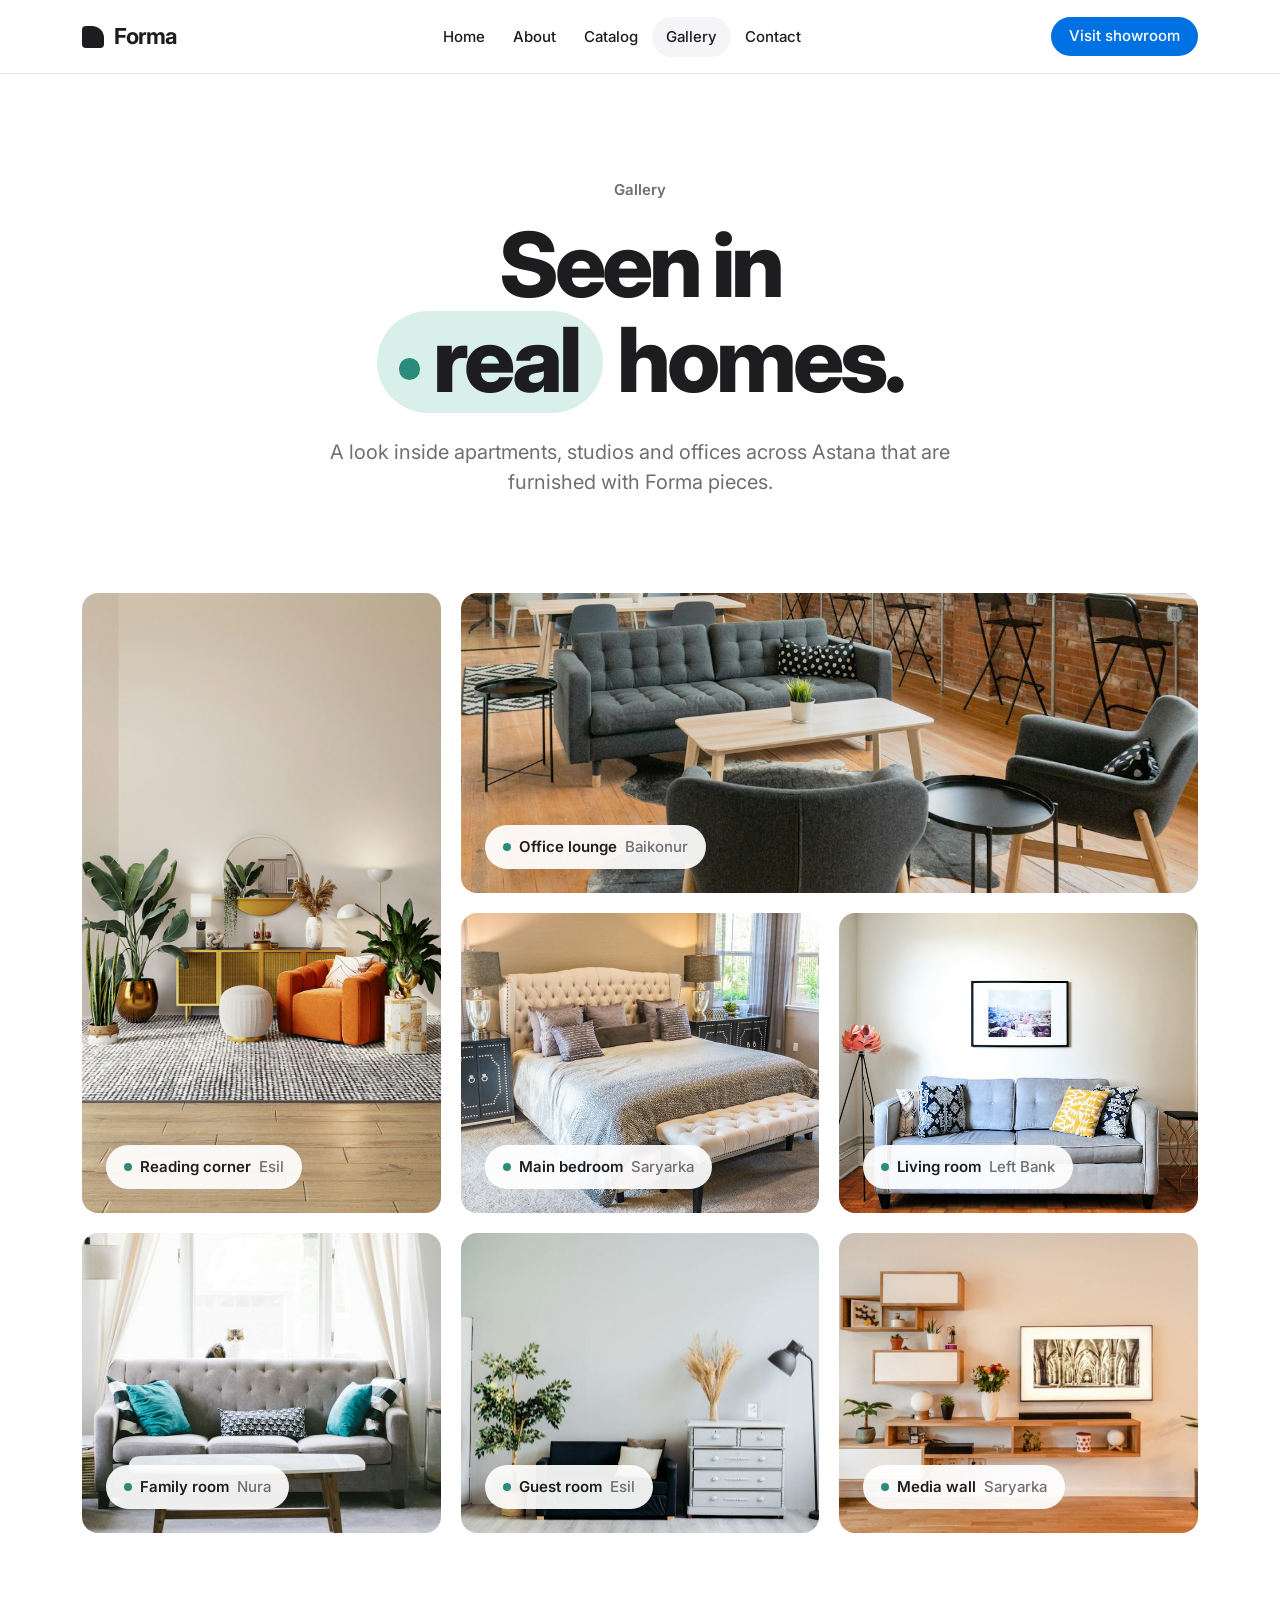
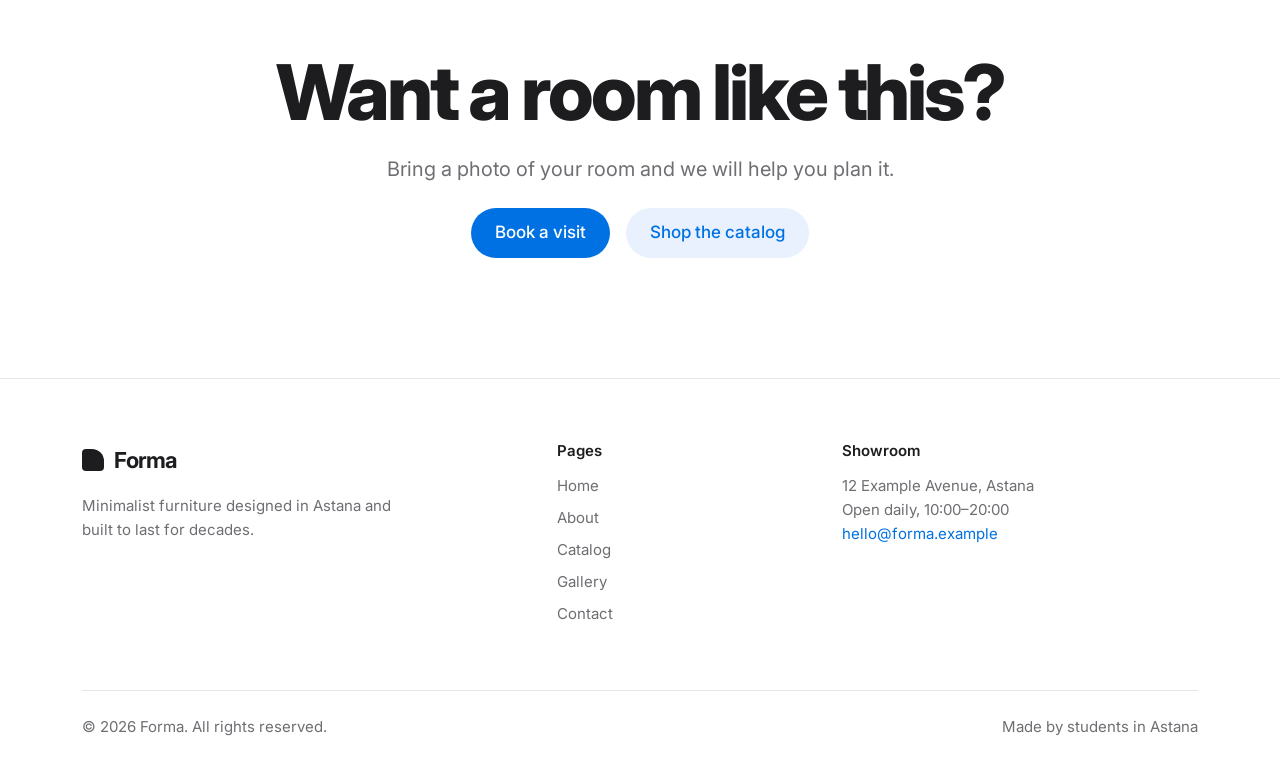
<file: gallery.html>
<!DOCTYPE html>
<html lang="en">
<head>
  <meta charset="UTF-8">
  <meta name="viewport" content="width=device-width, initial-scale=1">
  <meta name="description" content="Photos of real homes in Astana furnished with Forma sofas, armchairs and chairs.">
  <title>Gallery — Forma</title>

  <!-- Fonts: Inter for all text, Instrument Serif for rare accents -->
  <link rel="preconnect" href="https://fonts.googleapis.com">
  <link rel="preconnect" href="https://fonts.gstatic.com" crossorigin>
  <link href="https://fonts.googleapis.com/css2?family=Inter:wght@400;500;600;700;800&family=Instrument+Serif:ital@1&display=swap" rel="stylesheet">

  <!-- Bootstrap first, then our own styles so they can override it -->
  <link href="https://cdn.jsdelivr.net/npm/bootstrap@5.3.3/dist/css/bootstrap.min.css" rel="stylesheet">
  <link href="css/style.css" rel="stylesheet">
</head>
<body>

  <!-- Site header: the same navbar is used on every page -->
  <header class="site-header">
    <nav class="navbar navbar-expand-lg" aria-label="Main navigation">
      <div class="container">
        <a class="navbar-brand brand" href="index.html">
          <span class="brand-mark" aria-hidden="true"></span>
          Forma
        </a>
        <button class="navbar-toggler" type="button" data-bs-toggle="collapse" data-bs-target="#main-nav" aria-controls="main-nav" aria-expanded="false" aria-label="Toggle navigation">
          <span class="navbar-toggler-icon"></span>
        </button>
        <div class="collapse navbar-collapse" id="main-nav">
          <ul class="navbar-nav mx-auto mb-3 mb-lg-0">
            <li class="nav-item"><a class="nav-link" href="index.html">Home</a></li>
            <li class="nav-item"><a class="nav-link" href="about.html">About</a></li>
            <li class="nav-item"><a class="nav-link" href="catalog.html">Catalog</a></li>
            <li class="nav-item"><a class="nav-link active" aria-current="page" href="gallery.html">Gallery</a></li>
            <li class="nav-item"><a class="nav-link" href="contact.html">Contact</a></li>
          </ul>
          <a class="btn btn-accent btn-small" href="contact.html">Visit showroom</a>
        </div>
      </div>
    </nav>
  </header>

  <main>

    <!-- Page header: same pattern as on the About page -->
    <section class="page-header">
      <div class="container text-center">
        <p class="eyebrow">Gallery</p>
        <h1 class="page-title">
          Seen in<br>
          <span class="pill"><span class="pill-dot"></span>real</span> homes.
        </h1>
        <p class="section-lead mx-auto">A look inside apartments, studios and offices across Astana that are furnished with Forma pieces.</p>
      </div>
    </section>

    <!-- Photos: placed with CSS Grid, some photos span two rows or two columns -->
    <section id="photos" class="section pt-0">
      <div class="container">
        <div class="gallery-grid">
          <figure class="gallery-item gallery-item-tall">
            <img src="images/gallery-reading-corner.jpg" alt="Beige room with an orange armchair, a cane sideboard, a round mirror and large green plants">
            <figcaption class="image-chip">
              <span class="chip-dot"></span>
              Reading corner
              <span class="chip-price">Esil</span>
            </figcaption>
          </figure>
          <figure class="gallery-item gallery-item-wide">
            <img src="images/gallery-loft-lounge.jpg" alt="Open office lounge with a grey tufted sofa, two grey armchairs and bar stools along a brick wall">
            <figcaption class="image-chip">
              <span class="chip-dot"></span>
              Office lounge
              <span class="chip-price">Baikonur</span>
            </figcaption>
          </figure>
          <figure class="gallery-item">
            <img src="images/gallery-bedroom.jpg" alt="Bedroom with a cream buttoned headboard, grey bedding, black nightstands and an upholstered bench">
            <figcaption class="image-chip">
              <span class="chip-dot"></span>
              Main bedroom
              <span class="chip-price">Saryarka</span>
            </figcaption>
          </figure>
          <figure class="gallery-item">
            <img src="images/gallery-blue-sofa.jpg" alt="Light blue sofa with patterned cushions under a framed city print, next to a pink floor lamp">
            <figcaption class="image-chip">
              <span class="chip-dot"></span>
              Living room
              <span class="chip-price">Left Bank</span>
            </figcaption>
          </figure>
          <figure class="gallery-item">
            <img src="images/gallery-grey-sofa.jpg" alt="Grey tufted sofa with teal cushions and a white coffee table in front of a bright window, a cat on the sill">
            <figcaption class="image-chip">
              <span class="chip-dot"></span>
              Family room
              <span class="chip-price">Nura</span>
            </figcaption>
          </figure>
          <figure class="gallery-item">
            <img src="images/gallery-black-loveseat.jpg" alt="Small black sofa next to a white chest of drawers, a potted tree and a black floor lamp">
            <figcaption class="image-chip">
              <span class="chip-dot"></span>
              Guest room
              <span class="chip-price">Esil</span>
            </figcaption>
          </figure>
          <figure class="gallery-item">
            <img src="images/gallery-wall-shelves.jpg" alt="Floating oak and white wall shelves around a framed print above a low media shelf">
            <figcaption class="image-chip">
              <span class="chip-dot"></span>
              Media wall
              <span class="chip-price">Saryarka</span>
            </figcaption>
          </figure>
        </div>
      </div>
    </section>

    <!-- Call to action: same band as on the Home page -->
    <section id="visit" class="section pt-0">
      <div class="container text-center">
        <h2 class="cta-title mx-auto">Want a room like this?</h2>
        <p class="section-lead mx-auto">Bring a photo of your room and we will help you plan it.</p>
        <div class="actions d-flex flex-wrap justify-content-center gap-3 mt-4">
          <a class="btn btn-accent" href="contact.html">Book a visit</a>
          <a class="btn btn-soft" href="catalog.html">Shop the catalog</a>
        </div>
      </div>
    </section>

  </main>

  <!-- Site footer: the same on every page -->
  <footer class="site-footer">
    <div class="container">
      <div class="row g-4">
        <div class="col-12 col-lg-5">
          <a class="brand mb-3" href="index.html">
            <span class="brand-mark" aria-hidden="true"></span>
            Forma
          </a>
          <p class="footer-text">Minimalist furniture designed in Astana and built to last for decades.</p>
        </div>
        <div class="col-6 col-lg-3">
          <h2 class="footer-heading">Pages</h2>
          <ul class="footer-links">
            <li><a href="index.html">Home</a></li>
            <li><a href="about.html">About</a></li>
            <li><a href="catalog.html">Catalog</a></li>
            <li><a href="gallery.html">Gallery</a></li>
            <li><a href="contact.html">Contact</a></li>
          </ul>
        </div>
        <div class="col-6 col-lg-4">
          <h2 class="footer-heading">Showroom</h2>
          <address class="footer-text">
            12 Example Avenue, Astana<br>
            Open daily, <span class="text-nowrap">10:00–20:00</span><br>
            <a href="mailto:hello@forma.example">hello@forma.example</a>
          </address>
        </div>
      </div>
      <div class="footer-bottom d-flex flex-wrap justify-content-between gap-2">
        <span>© 2026 Forma. All rights reserved.</span>
        <span>Made by students in Astana</span>
      </div>
    </div>
  </footer>

  <!-- Bootstrap JS: only needed for the mobile navbar toggle -->
  <script src="https://cdn.jsdelivr.net/npm/bootstrap@5.3.3/dist/js/bootstrap.bundle.min.js"></script>
</body>
</html>
</file>
<file: css/style.css>
/*
  Forma — shared stylesheet for all pages
  Loaded after Bootstrap 5.3.3, so rules here can override Bootstrap.
*/

/* ===== Design tokens — CSS custom properties ===== */
:root {
  /* Colors */
  --color-text: #1d1d1f;
  --color-muted: #6e6e73;
  --color-bg: #ffffff;
  --color-surface: #f5f5f7;
  --color-border: #e5e5e7;
  --color-border-strong: #d2d2d7;
  --color-accent: #0071e3;
  --color-accent-hover: #0062c4;
  --color-accent-soft: #e8f1fd;
  --color-accent-soft-hover: #d7e7fb;
  --color-pill: #d9efe9;
  --color-pill-dot: #2a8c7a;

  /* Shapes */
  --radius: 16px;
  --radius-sm: 12px;
  --radius-lg: 20px;
  --radius-pill: 999px;

  /* Fonts */
  --font-sans: 'Inter', system-ui, sans-serif;
  --font-serif: 'Instrument Serif', serif;

  /* Spacing between page sections (made smaller in the media queries) */
  --section-space: 120px;
}

/* ===== Base — element selectors ===== */
body {
  font-family: var(--font-sans);
  font-size: 17px;
  line-height: 1.6;
  color: var(--color-text);
  background-color: var(--color-bg);
  -webkit-font-smoothing: antialiased;
}

h1,
h2,
h3,
h4 {
  font-weight: 700;
  letter-spacing: -0.04em;
  line-height: 1.05;
  color: var(--color-text);
}

/* Big headings: spread words evenly over the lines */
h1,
h2 {
  text-wrap: balance;
}

h3,
h4 {
  letter-spacing: -0.02em;
  line-height: 1.25;
}

p {
  margin-bottom: 1rem;
}

a {
  color: var(--color-accent);
  text-decoration: none;
}

a:hover {
  color: var(--color-accent-hover);
}

img {
  display: block;
  max-width: 100%;
  height: auto;
}

/* ===== Typography helpers — reusable classes ===== */
.eyebrow {
  margin-bottom: 16px;
  font-size: 0.9375rem;
  font-weight: 600;
  color: var(--color-muted);
}

.section-title {
  margin-bottom: 20px;
  font-size: clamp(2.25rem, 4.5vw, 3.75rem);
  font-weight: 700;
}

.section-lead {
  max-width: 640px;
  font-size: 1.25rem;
  line-height: 1.5;
  color: var(--color-muted);
}

/* Rare elegant accent: one italic serif word inside a heading */
.serif-accent {
  font-family: var(--font-serif);
  font-style: italic;
  font-weight: 400;
  font-size: 1.1em;
  letter-spacing: -0.01em;
}

/* ===== Section spacing ===== */
.section {
  padding-top: var(--section-space);
  padding-bottom: var(--section-space);
}

.section-surface {
  background-color: var(--color-surface);
}

.section-header {
  max-width: 760px;
  margin-bottom: 56px;
}

/* ===== Buttons — pill-shaped, built on Bootstrap .btn =====
   Bootstrap's .btn reads its colors and sizes from --bs-btn-* variables,
   so our classes only change those variables.
   Usage: <a class="btn btn-accent">  or  <a class="btn btn-soft"> */
.btn-accent,
.btn-soft {
  --bs-btn-padding-x: 24px;
  --bs-btn-padding-y: 12px;
  --bs-btn-font-size: 1.0625rem;
  --bs-btn-font-weight: 500;
  --bs-btn-border-width: 0;
  --bs-btn-border-radius: var(--radius-pill);
  --bs-btn-focus-box-shadow: 0 0 0 4px var(--color-accent-soft);
  transition: background-color 0.2s ease;
}

/* Primary: solid accent blue */
.btn-accent {
  --bs-btn-color: #ffffff;
  --bs-btn-bg: var(--color-accent);
  --bs-btn-hover-color: #ffffff;
  --bs-btn-hover-bg: var(--color-accent-hover);
  --bs-btn-active-color: #ffffff;
  --bs-btn-active-bg: var(--color-accent-hover);
}

/* Secondary: soft light-blue background with blue text */
.btn-soft {
  --bs-btn-color: var(--color-accent);
  --bs-btn-bg: var(--color-accent-soft);
  --bs-btn-hover-color: var(--color-accent-hover);
  --bs-btn-hover-bg: var(--color-accent-soft-hover);
  --bs-btn-active-color: var(--color-accent-hover);
  --bs-btn-active-bg: var(--color-accent-soft-hover);
}

/* Smaller size, used for the navbar button */
.btn-small {
  --bs-btn-padding-x: 18px;
  --bs-btn-padding-y: 8px;
  --bs-btn-font-size: 0.9375rem;
}

/* ===== Headline pill — tinted label with a dot, like Notion =====
   Usage: <span class="pill"><span class="pill-dot"></span>calm</span> */
.pill {
  display: inline-block;
  padding: 0.02em 0.28em 0.08em 0.24em;
  border-radius: var(--radius-pill);
  background-color: var(--color-pill);
  white-space: nowrap;
}

.pill-dot {
  display: inline-block;
  width: 0.24em;
  height: 0.24em;
  margin-right: 0.14em;
  border-radius: 50%;
  background-color: var(--color-pill-dot);
  vertical-align: middle;
}

/* ===== Navbar — sticky header (positioning) + Bootstrap navbar ===== */
.site-header {
  position: sticky;
  top: 0;
  z-index: 1030;
  background-color: rgba(255, 255, 255, 0.85);
  backdrop-filter: blur(16px);
  border-bottom: 1px solid var(--color-border);
}

/* Bootstrap's navbar reads its colors and spacing from these variables */
.navbar {
  --bs-navbar-padding-y: 14px;
  --bs-navbar-color: var(--color-text);
  --bs-navbar-hover-color: var(--color-text);
  --bs-navbar-active-color: var(--color-text);
  --bs-navbar-nav-link-padding-x: 14px;
}

/* Wordmark with a small square logo made only with CSS */
.brand {
  display: inline-flex;
  align-items: center;
  gap: 10px;
  font-size: 1.375rem;
  font-weight: 700;
  letter-spacing: -0.04em;
  color: var(--color-text);
}

.brand-mark {
  width: 22px;
  height: 22px;
  border-radius: 4px 12px 4px 4px;
  background-color: var(--color-text);
}

.navbar-nav .nav-link {
  padding: 8px 14px;
  border-radius: var(--radius-pill);
  font-size: 0.9375rem;
  font-weight: 500;
  transition: background-color 0.2s ease;
}

.navbar-nav .nav-link:hover,
.navbar-nav .nav-link.active {
  background-color: var(--color-surface);
}

.navbar-toggler {
  border: 0;
  padding: 6px;
}

.navbar-toggler:focus {
  box-shadow: 0 0 0 4px var(--color-accent-soft);
}

/* ===== Footer ===== */
.site-footer {
  padding-top: 64px;
  padding-bottom: 32px;
  border-top: 1px solid var(--color-border);
  font-size: 0.9375rem;
}

.footer-text {
  max-width: 320px;
  margin-bottom: 0;
  font-style: normal;
  color: var(--color-muted);
}

.footer-heading {
  margin-bottom: 16px;
  font-size: 0.9375rem;
  font-weight: 600;
  letter-spacing: 0;
}

.footer-links {
  margin: 0;
  padding: 0;
  list-style: none;
}

.footer-links li {
  margin-bottom: 8px;
}

.footer-links a {
  color: var(--color-muted);
}

.footer-links a:hover {
  color: var(--color-text);
}

.footer-bottom {
  margin-top: 56px;
  padding-top: 24px;
  border-top: 1px solid var(--color-border);
  color: var(--color-muted);
}

/* ===== Home: hero — styled by ID ===== */
#hero {
  padding-top: 104px;
}

.hero-title {
  margin-bottom: 28px;
  font-size: clamp(3rem, 8.5vw, 7rem);
  font-weight: 800;
  letter-spacing: -0.045em;
  line-height: 1.04;
}

.hero-subtitle {
  max-width: 620px;
  margin-bottom: 0;
  font-size: 1.375rem;
  line-height: 1.45;
}

/* ===== Home: hero image — position relative + absolute chip ===== */
.hero-media {
  position: relative; /* the chip below is positioned inside this box */
  margin: 72px 0 0;
  border: 1px solid var(--color-border);
  border-radius: var(--radius-lg);
  overflow: hidden;
}

.hero-media img {
  width: 100%;
  aspect-ratio: 2 / 1;
  object-fit: cover;
}

/* Small white label on top of a photo (reused on category tiles) */
.image-chip {
  position: absolute;
  left: 24px;
  bottom: 24px;
  display: flex;
  align-items: center;
  gap: 8px;
  padding: 10px 18px;
  border-radius: var(--radius-pill);
  background-color: rgba(255, 255, 255, 0.92);
  font-size: 0.9375rem;
  font-weight: 600;
  color: var(--color-text);
}

.chip-dot {
  width: 8px;
  height: 8px;
  border-radius: 50%;
  background-color: var(--color-pill-dot);
}

.chip-price {
  font-weight: 500;
  color: var(--color-muted);
}

/* ===== Home: categories — CSS Grid ===== */
.category-grid {
  display: grid;
  grid-template-columns: repeat(4, 1fr);
  grid-auto-rows: 280px;
  gap: 20px;
  margin: 0;
  padding: 0;
  list-style: none;
}

/* Living takes a 2 x 2 block, Bedroom takes 2 columns */
.category-tile-large {
  grid-column: span 2;
  grid-row: span 2;
}

.category-tile-wide {
  grid-column: span 2;
}

.category-tile a {
  position: relative; /* the .image-chip is placed inside the link */
  display: block;
  height: 100%;
  border-radius: var(--radius);
  overflow: hidden;
}

.category-tile img {
  width: 100%;
  height: 100%;
  object-fit: cover;
  transition: transform 0.4s ease;
}

.category-tile a:hover img {
  transform: scale(1.04);
}

/* ===== Product cards — used inside Bootstrap .row / .col-* ===== */
.product-card {
  height: 100%;
  border-radius: var(--radius-lg);
  background-color: var(--color-surface);
  overflow: hidden;
}

.product-card-img {
  width: 100%;
  aspect-ratio: 4 / 3;
  object-fit: cover;
}

.product-card-body {
  padding: 24px 24px 28px;
}

.product-card-title {
  margin-bottom: 6px;
  font-size: 1.25rem;
  font-weight: 600;
}

.product-card-text {
  margin-bottom: 0;
  font-size: 0.9375rem;
  color: var(--color-muted);
}

.price {
  font-weight: 600;
  white-space: nowrap;
}

/* Text link with an arrow, e.g. "See all products →" */
.link-arrow {
  font-weight: 500;
}

/* ===== Home: why Forma — Flexbox ===== */
#why-forma {
  background-color: var(--color-surface);
}

.features {
  display: flex;
  flex-wrap: wrap;
  gap: 20px;
  margin: 0;
  padding: 0;
  list-style: none;
}

/* Each card grows equally; on smaller screens flex-basis changes (see media queries) */
.feature {
  display: flex;
  flex-direction: column;
  flex: 1 1 0;
  padding: 32px 28px;
  border-radius: var(--radius);
  background-color: var(--color-bg);
}

.feature-number {
  align-self: flex-start;
  margin-bottom: 48px;
  padding: 4px 12px;
  border-radius: var(--radius-pill);
  background-color: var(--color-accent-soft);
  font-size: 0.875rem;
  font-weight: 600;
  color: var(--color-accent);
}

.feature-title {
  margin-bottom: 10px;
  font-size: 1.25rem;
  font-weight: 600;
}

.feature-text {
  margin-bottom: 0;
  font-size: 0.9375rem;
  color: var(--color-muted);
}

/* ===== Call-to-action band (can be reused on any page) ===== */
.cta-title {
  max-width: 820px;
  margin-bottom: 20px;
  font-size: clamp(2.5rem, 6vw, 5rem);
  font-weight: 800;
}

/* ===== Page header — top section of inner pages (About, Catalog, Gallery, Contact) ===== */
.page-header {
  padding-top: 104px;
  padding-bottom: 80px;
}

.page-title {
  margin-bottom: 24px;
  font-size: clamp(2.75rem, 7vw, 6rem);
  font-weight: 800;
  letter-spacing: -0.045em;
  line-height: 1.04;
}

/* ===== About: story — Bootstrap grid (row / col-lg-6) ===== */
.story-text {
  font-size: 1.125rem;
  color: var(--color-muted);
}

.story-figure img {
  width: 100%;
  aspect-ratio: 4 / 3;
  object-fit: cover;
  border-radius: var(--radius-lg);
}

.story-figure figcaption {
  margin-top: 12px;
  font-size: 0.875rem;
  color: var(--color-muted);
}

/* ===== About: numbers — Flexbox ===== */
.stats {
  display: flex;
  justify-content: space-between;
  gap: 32px;
  margin: 0;
  padding: 56px 0 0;
  border-top: 1px solid var(--color-border);
  list-style: none;
}

.stat {
  display: flex;
  flex-direction: column;
  gap: 8px;
}

.stat-number {
  font-size: clamp(2.75rem, 5vw, 4.5rem);
  font-weight: 700;
  letter-spacing: -0.045em;
  line-height: 1;
}

.stat-label {
  color: var(--color-muted);
}

/* ===== About: values — CSS Grid ===== */
.values-list {
  display: grid;
  grid-template-columns: repeat(2, 1fr);
  gap: 48px 40px;
  margin: 0;
  padding: 0;
  list-style: none;
}

.value-item {
  padding-top: 24px;
  border-top: 1px solid var(--color-border-strong);
}

.value-title {
  margin-bottom: 10px;
  font-size: 1.25rem;
  font-weight: 600;
}

.value-item p {
  margin-bottom: 0;
  color: var(--color-muted);
}

/* ===== About: team cards with initials avatars ===== */
.team-card {
  height: 100%;
  padding: 40px 24px;
  border: 1px solid var(--color-border);
  border-radius: var(--radius-lg);
}

/* A round avatar made from a span with the person's initials */
.avatar {
  display: inline-flex;
  align-items: center;
  justify-content: center;
  width: 88px;
  height: 88px;
  margin-bottom: 20px;
  border-radius: 50%;
  font-size: 1.75rem;
  font-weight: 600;
  letter-spacing: -0.02em;
}

.avatar-green {
  background-color: var(--color-pill);
  color: var(--color-pill-dot);
}

.avatar-blue {
  background-color: var(--color-accent-soft);
  color: var(--color-accent);
}

.avatar-grey {
  background-color: var(--color-surface);
  color: var(--color-text);
}

.team-name {
  margin-bottom: 4px;
  font-size: 1.25rem;
  font-weight: 600;
}

.team-role {
  margin-bottom: 0;
  color: var(--color-muted);
}

/* ===== Catalog: product tags — position absolute ===== */
/* The card becomes the reference box for the tag inside it */
.product-card {
  position: relative;
}

/* Small label in the top-left corner of the photo, e.g. "New" */
.product-tag {
  position: absolute;
  top: 16px;
  left: 16px;
  padding: 6px 14px;
  border-radius: var(--radius-pill);
  background-color: rgba(255, 255, 255, 0.92);
  font-size: 0.8125rem;
  font-weight: 600;
  color: var(--color-text);
}

.product-tag-new {
  background-color: var(--color-accent);
  color: #ffffff;
}

/* ===== Catalog: comparison table — Bootstrap .table + own styles ===== */
/* White rounded card around the table (it sits on the grey section) */
.compare-card {
  padding: 8px 24px;
  border-radius: var(--radius-lg);
  background-color: var(--color-bg);
}

/* Bootstrap's .table reads its colors from --bs-table-* variables */
.compare-table {
  --bs-table-color: var(--color-text);
  --bs-table-bg: transparent;
  --bs-table-border-color: var(--color-border);
  margin-bottom: 0;
  font-size: 0.9375rem;
  white-space: nowrap; /* every cell stays on one line */
}

.compare-table caption {
  padding: 20px 16px 8px;
  font-size: 0.875rem;
  color: var(--color-muted);
}

.compare-table th,
.compare-table td {
  padding: 18px 16px;
  vertical-align: middle;
}

/* Column titles: small and grey, with a slightly darker line below */
.compare-table thead th {
  font-size: 0.8125rem;
  font-weight: 600;
  color: var(--color-muted);
  border-bottom-color: var(--color-border-strong);
}

/* Model names (row headers) */
.compare-table tbody th {
  font-weight: 600;
}

/* Footer note: no line below, small grey text */
.compare-table tfoot td {
  padding-top: 20px;
  border-bottom: 0;
  font-size: 0.875rem;
  color: var(--color-muted);
}

/* ===== Gallery: photo grid — CSS Grid ===== */
.gallery-grid {
  display: grid;
  grid-template-columns: repeat(3, 1fr);
  grid-auto-rows: 300px;
  gap: 20px;
}

.gallery-item {
  position: relative; /* the caption chip (.image-chip) is placed inside the figure */
  margin: 0;
  border-radius: var(--radius);
  overflow: hidden;
}

/* The photo fills its grid cell and is cropped, not stretched */
.gallery-item img {
  width: 100%;
  height: 100%;
  object-fit: cover;
}

/* Bigger tiles: one is two rows tall, one is two columns wide */
.gallery-item-tall {
  grid-row: span 2;
}

.gallery-item-wide {
  grid-column: span 2;
}

/* ===== Contact: booking form — Bootstrap form classes + own styles ===== */
.form-card {
  height: 100%;
  padding: 40px;
  border: 1px solid var(--color-border);
  border-radius: var(--radius-lg);
}

.form-title {
  margin-bottom: 8px;
  font-size: 2rem;
}

.form-intro {
  margin-bottom: 32px;
  color: var(--color-muted);
}

.booking-form .form-label {
  margin-bottom: 8px;
  font-size: 0.9375rem;
  font-weight: 500;
}

/* Soft rounded inputs */
.booking-form .form-control,
.booking-form .form-select {
  padding: 12px 16px;
  border: 1px solid var(--color-border-strong);
  border-radius: var(--radius-sm);
  font-size: 1rem;
  color: var(--color-text);
}

/* Room for the arrow of the select box */
.booking-form .form-select {
  padding-right: 40px;
  background-position: right 16px center;
}

/* Accent focus ring instead of Bootstrap's default one */
.booking-form .form-control:focus,
.booking-form .form-select:focus,
.booking-form .form-check-input:focus {
  border-color: var(--color-accent);
  box-shadow: 0 0 0 4px var(--color-accent-soft);
}

.booking-form .form-check-input:checked {
  border-color: var(--color-accent);
  background-color: var(--color-accent);
}

.booking-form .form-check-label {
  font-size: 0.9375rem;
  color: var(--color-muted);
}

/* ===== Contact: showroom info card — Flexbox ===== */
.info-card {
  display: flex;
  flex-direction: column;
  gap: 40px;
  height: 100%;
  padding: 40px;
  border-radius: var(--radius-lg);
  background-color: var(--color-surface);
}

.info-title {
  margin-bottom: 16px;
  font-size: 1.25rem;
  font-weight: 600;
}

.info-address {
  margin-bottom: 0;
  font-size: 1.125rem;
  line-height: 1.7;
}

.hours-list {
  margin: 0;
  padding: 0;
  list-style: none;
}

/* Each row: label on the left, time on the right */
.hours-list li {
  display: flex;
  justify-content: space-between;
  gap: 16px;
  padding: 14px 0;
  border-bottom: 1px solid var(--color-border-strong);
}

.hours-list li span:last-child {
  color: var(--color-muted);
  text-align: right;
}

/* margin-top: auto pushes the buttons to the bottom of the card */
.info-actions {
  margin-top: auto;
}

/* ==========================================================
   Responsive — media queries (keep this section LAST in the file)
   Breakpoints match Bootstrap: lg = 992px, sm = 576px
   ========================================================== */

/* ===== Tablet and smaller (≤ 991.98px) ===== */
@media (max-width: 991.98px) {
  :root {
    --section-space: 88px;
  }

  /* Collapsed mobile menu */
  .navbar-collapse {
    padding-top: 12px;
    padding-bottom: 16px;
  }

  #hero {
    padding-top: 72px;
  }

  .hero-media {
    margin-top: 56px;
  }

  .hero-media img {
    aspect-ratio: 16 / 10;
  }

  .section-header {
    margin-bottom: 40px;
  }

  /* Categories: 4 columns become 2 */
  .category-grid {
    grid-template-columns: repeat(2, 1fr);
    grid-auto-rows: 240px;
  }

  /* Features: two cards per row */
  .feature {
    flex: 1 1 calc(50% - 10px);
  }

  /* Stats: wrap into two rows of two */
  .stats {
    flex-wrap: wrap;
    row-gap: 40px;
  }

  .stat {
    flex: 1 1 calc(50% - 16px);
  }

  .page-header {
    padding-top: 72px;
    padding-bottom: 64px;
  }

  /* Gallery: 3 columns become 2, the wide photo takes one column */
  .gallery-grid {
    grid-template-columns: repeat(2, 1fr);
    grid-auto-rows: 260px;
  }

  .gallery-item-wide {
    grid-column: span 1;
  }

  /* Contact: smaller padding inside the cards */
  .form-card,
  .info-card {
    padding: 32px;
  }
}

/* ===== Mobile phones (≤ 575.98px) ===== */
@media (max-width: 575.98px) {
  :root {
    --section-space: 64px;
  }

  /* 20px side padding instead of Bootstrap's 12px */
  .container {
    --bs-gutter-x: 2.5rem;
  }

  body {
    font-size: 16px;
  }

  #hero {
    padding-top: 48px;
  }

  .hero-title {
    font-size: 3rem;
  }

  .hero-subtitle,
  .section-lead {
    font-size: 1.125rem;
  }

  /* Buttons stack and fill the width */
  .actions .btn {
    width: 100%;
  }

  .hero-media {
    margin-top: 40px;
    border-radius: var(--radius);
  }

  .hero-media img {
    aspect-ratio: 4 / 3;
  }

  .image-chip {
    left: 12px;
    bottom: 12px;
    padding: 8px 14px;
    font-size: 0.875rem;
  }

  /* Categories: one column, every tile the same size */
  .category-grid {
    grid-template-columns: 1fr;
    grid-auto-rows: 220px;
    gap: 16px;
  }

  .category-tile-large,
  .category-tile-wide {
    grid-column: span 1;
    grid-row: span 1;
  }

  /* Features: one card per row */
  .feature {
    flex-basis: 100%;
  }

  .feature-number {
    margin-bottom: 24px;
  }

  /* Values: one column */
  .values-list {
    grid-template-columns: 1fr;
    gap: 32px;
  }

  .page-header {
    padding-top: 48px;
    padding-bottom: 48px;
  }

  .page-title {
    font-size: 2.5rem;
  }

  /* Catalog: tighter table, it scrolls sideways inside its card */
  .compare-card {
    padding: 4px 8px;
  }

  .compare-table th,
  .compare-table td {
    padding: 14px 12px;
  }

  /* Gallery: one column, every photo the same size */
  .gallery-grid {
    grid-template-columns: 1fr;
    grid-auto-rows: 240px;
    gap: 16px;
  }

  .gallery-item-tall {
    grid-row: span 1;
  }

  /* Contact */
  .form-card,
  .info-card {
    padding: 24px;
  }

  .form-title {
    font-size: 1.75rem;
  }

  .booking-form .btn {
    width: 100%;
  }
}
</file>
